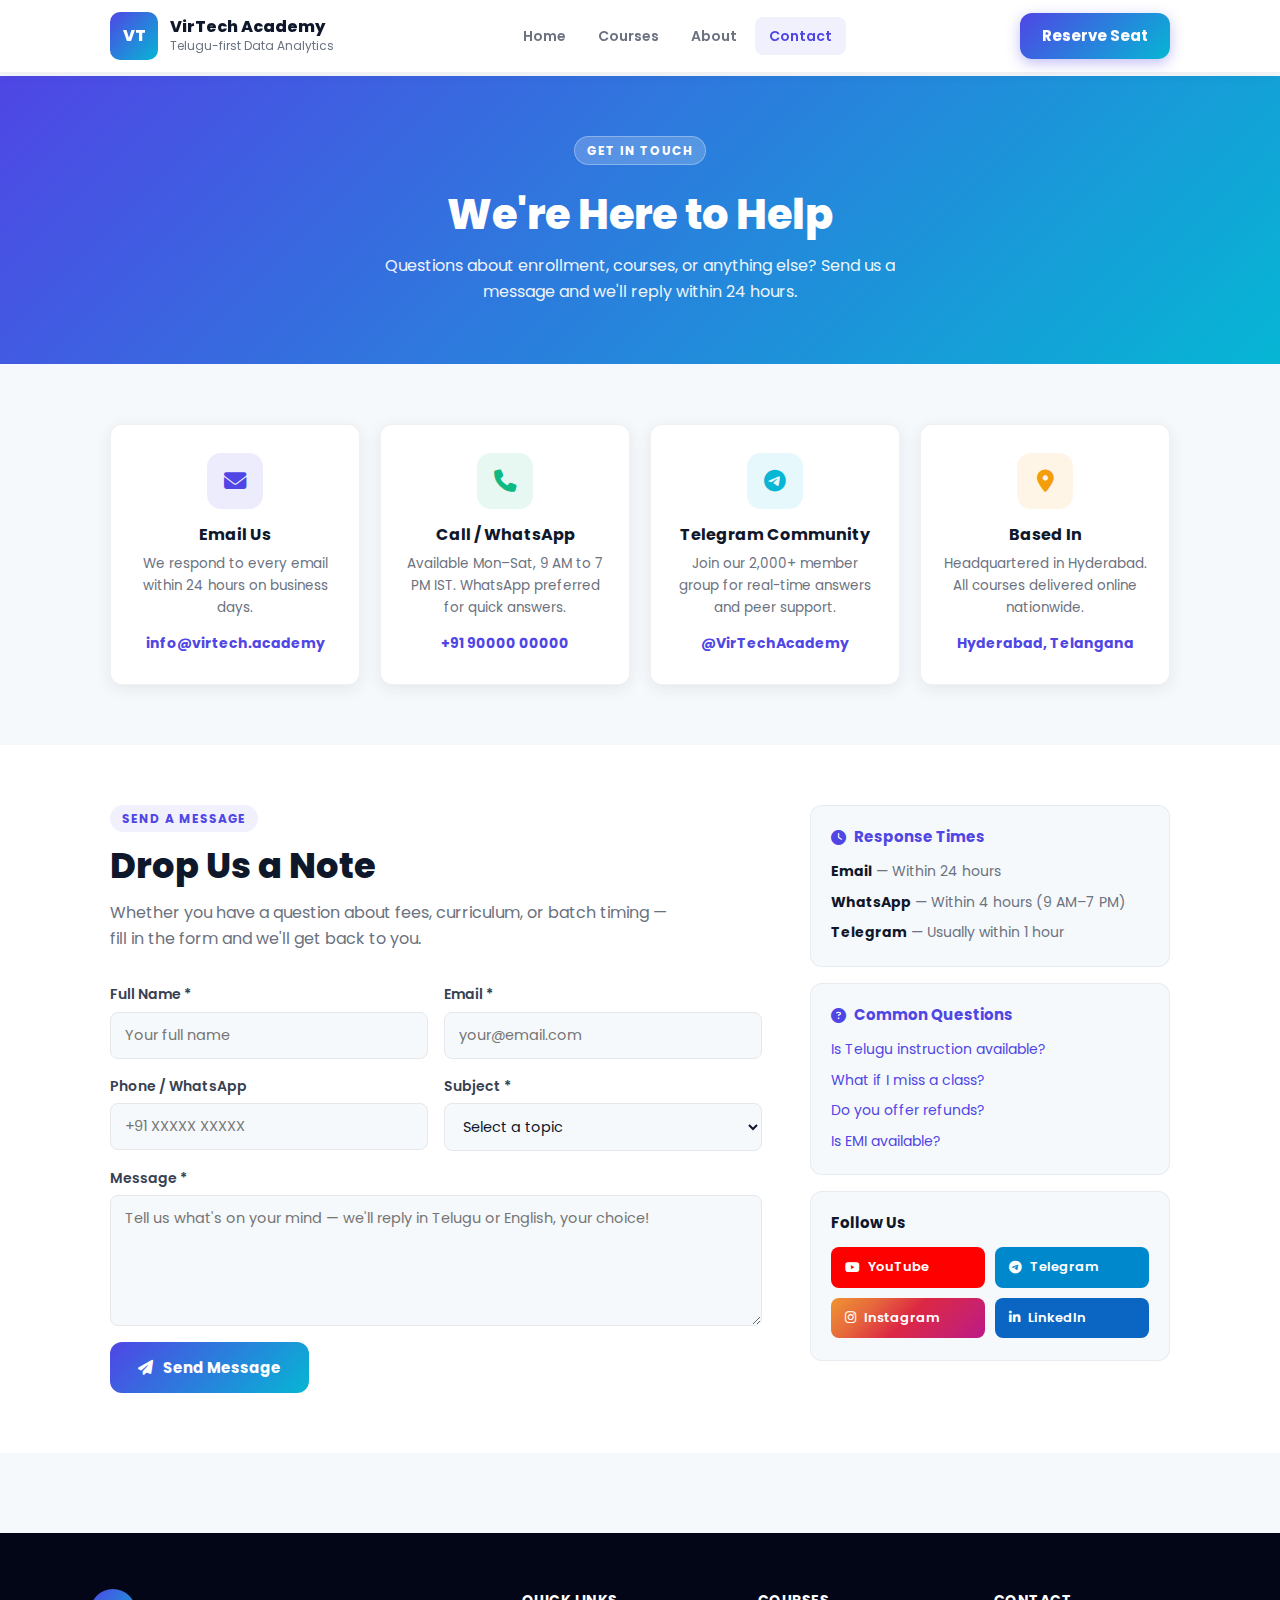
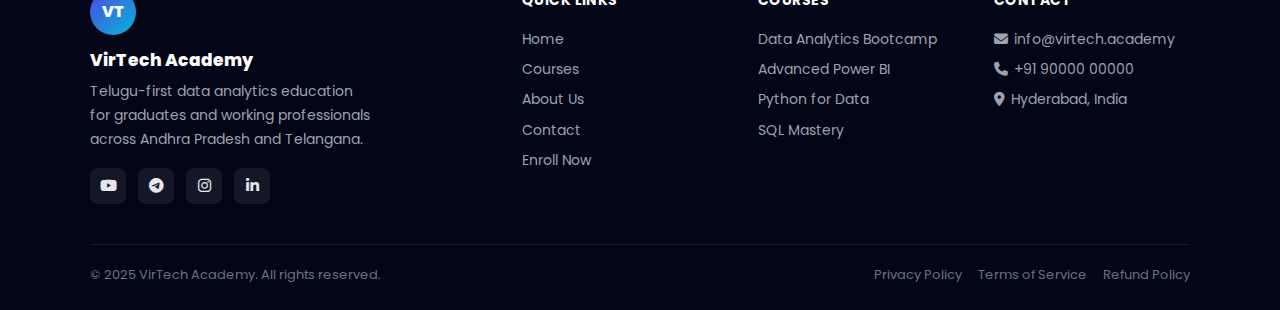
<file: contact.html>
<!DOCTYPE html>
<html lang="en">
  <head>
    <meta charset="utf-8" />
    <meta name="viewport" content="width=device-width, initial-scale=1" />
    <title>Contact — VirTech Academy</title>
    <meta name="description" content="Get in touch with VirTech Academy. Questions about enrollment, courses, or programs? We're here to help." />
    <link href="https://fonts.googleapis.com/css2?family=Poppins:wght@400;500;600;700;800&display=swap" rel="stylesheet" />
    <link rel="stylesheet" href="https://cdnjs.cloudflare.com/ajax/libs/font-awesome/6.5.0/css/all.min.css" />
    <link rel="stylesheet" href="./style.css" />
    <link rel="stylesheet" href="./Styles/contact.css" />
  </head>
  <body>

    <!-- ── Navbar ── -->
    <header class="site-header" id="site-header">
      <div class="header-inner">
        <a class="brand" href="index.html">
          <div class="logo">VT</div>
          <div class="brand-text">
            <div class="brand-title">VirTech Academy</div>
            <div class="brand-sub">Telugu-first Data Analytics</div>
          </div>
        </a>
        <nav class="nav">
          <a href="index.html">Home</a>
          <a href="courses.html">Courses</a>
          <a href="about.html">About</a>
          <a href="contact.html" class="active">Contact</a>
        </nav>
        <div class="cta-area">
          <a href="register.html" class="btn primary">Reserve Seat</a>
        </div>
        <button class="hamburger" id="hamburger" aria-label="Toggle menu">
          <span></span><span></span><span></span>
        </button>
      </div>
      <nav class="mobile-nav" id="mobile-nav">
        <a href="index.html">Home</a>
        <a href="courses.html">Courses</a>
        <a href="about.html">About</a>
        <a href="contact.html">Contact</a>
        <a href="register.html" class="btn primary" style="margin-top:8px;">Reserve Seat</a>
      </nav>
    </header>

    <main>

      <!-- ── Page Hero ── -->
      <section class="page-hero">
        <div class="container">
          <span class="section-label">Get in Touch</span>
          <h1>We're Here to Help</h1>
          <p>Questions about enrollment, courses, or anything else? Send us a message and we'll reply within 24 hours.</p>
        </div>
      </section>

      <!-- ── Contact Info Cards ── -->
      <section class="contact-info-section">
        <div class="container">
          <div class="contact-cards">
            <div class="contact-card">
              <div class="contact-icon email-icon"><i class="fa-solid fa-envelope"></i></div>
              <h4>Email Us</h4>
              <p>We respond to every email within 24 hours on business days.</p>
              <a href="mailto:info@virtech.academy" class="contact-link">info@virtech.academy</a>
            </div>
            <div class="contact-card">
              <div class="contact-icon phone-icon"><i class="fa-solid fa-phone"></i></div>
              <h4>Call / WhatsApp</h4>
              <p>Available Mon–Sat, 9 AM to 7 PM IST. WhatsApp preferred for quick answers.</p>
              <a href="https://wa.me/919000000000" class="contact-link">+91 90000 00000</a>
            </div>
            <div class="contact-card">
              <div class="contact-icon tg-icon"><i class="fa-brands fa-telegram"></i></div>
              <h4>Telegram Community</h4>
              <p>Join our 2,000+ member group for real-time answers and peer support.</p>
              <a href="#" class="contact-link">@VirTechAcademy</a>
            </div>
            <div class="contact-card">
              <div class="contact-icon loc-icon"><i class="fa-solid fa-location-dot"></i></div>
              <h4>Based In</h4>
              <p>Headquartered in Hyderabad. All courses delivered online nationwide.</p>
              <span class="contact-link">Hyderabad, Telangana</span>
            </div>
          </div>
        </div>
      </section>

      <!-- ── Contact Form ── -->
      <section class="contact-form-section">
        <div class="container contact-layout">

          <div class="form-side">
            <span class="section-label">Send a Message</span>
            <h2 class="section-title">Drop Us a Note</h2>
            <p class="section-sub">Whether you have a question about fees, curriculum, or batch timing — fill in the form and we'll get back to you.</p>

            <div class="contact-form" id="contactForm">
              <div class="form-row">
                <div class="form-group">
                  <label for="c-name">Full Name *</label>
                  <input type="text" id="c-name" placeholder="Your full name" required />
                </div>
                <div class="form-group">
                  <label for="c-email">Email *</label>
                  <input type="email" id="c-email" placeholder="your@email.com" required />
                </div>
              </div>
              <div class="form-row">
                <div class="form-group">
                  <label for="c-phone">Phone / WhatsApp</label>
                  <input type="tel" id="c-phone" placeholder="+91 XXXXX XXXXX" />
                </div>
                <div class="form-group">
                  <label for="c-subject">Subject *</label>
                  <select id="c-subject">
                    <option value="" disabled selected>Select a topic</option>
                    <option>Course Enquiry</option>
                    <option>Enrollment & Fees</option>
                    <option>Technical Support</option>
                    <option>Partnership / Collaboration</option>
                    <option>Other</option>
                  </select>
                </div>
              </div>
              <div class="form-group full">
                <label for="c-message">Message *</label>
                <textarea id="c-message" rows="5" placeholder="Tell us what's on your mind — we'll reply in Telugu or English, your choice!" required></textarea>
              </div>
              <button class="btn-submit" onclick="handleSubmit(event)">
                <i class="fa-solid fa-paper-plane"></i> Send Message
              </button>
              <div class="form-success" id="formSuccess">
                <i class="fa-solid fa-circle-check"></i> Thank you! We'll be in touch within 24 hours.
              </div>
            </div>
          </div>

          <div class="info-side">
            <div class="info-box">
              <h4><i class="fa-solid fa-clock"></i> Response Times</h4>
              <ul>
                <li><strong>Email</strong> — Within 24 hours</li>
                <li><strong>WhatsApp</strong> — Within 4 hours (9 AM–7 PM)</li>
                <li><strong>Telegram</strong> — Usually within 1 hour</li>
              </ul>
            </div>
            <div class="info-box">
              <h4><i class="fa-solid fa-circle-question"></i> Common Questions</h4>
              <ul>
                <li><a href="courses.html#faq">Is Telugu instruction available?</a></li>
                <li><a href="courses.html#faq">What if I miss a class?</a></li>
                <li><a href="courses.html#faq">Do you offer refunds?</a></li>
                <li><a href="courses.html#faq">Is EMI available?</a></li>
              </ul>
            </div>
            <div class="social-box">
              <h4>Follow Us</h4>
              <div class="contact-socials">
                <a href="#" class="social-btn youtube"><i class="fa-brands fa-youtube"></i> YouTube</a>
                <a href="#" class="social-btn telegram"><i class="fa-brands fa-telegram"></i> Telegram</a>
                <a href="#" class="social-btn instagram"><i class="fa-brands fa-instagram"></i> Instagram</a>
                <a href="#" class="social-btn linkedin"><i class="fa-brands fa-linkedin-in"></i> LinkedIn</a>
              </div>
            </div>
          </div>

        </div>
      </section>

    </main>

    <!-- ── Footer ── -->
    <footer class="site-footer">
      <div class="footer-inner">
        <div class="footer-top">
          <div class="footer-brand-col">
            <div class="logo-circle">VT</div>
            <div class="brand-name">VirTech Academy</div>
            <p>Telugu-first data analytics education for graduates and working professionals across Andhra Pradesh and Telangana.</p>
            <div class="socials">
              <a href="#" aria-label="YouTube"><i class="fa-brands fa-youtube"></i></a>
              <a href="#" aria-label="Telegram"><i class="fa-brands fa-telegram"></i></a>
              <a href="#" aria-label="Instagram"><i class="fa-brands fa-instagram"></i></a>
              <a href="#" aria-label="LinkedIn"><i class="fa-brands fa-linkedin-in"></i></a>
            </div>
          </div>
          <div class="footer-col">
            <strong>Quick Links</strong>
            <div class="footer-links">
              <a href="index.html">Home</a>
              <a href="courses.html">Courses</a>
              <a href="about.html">About Us</a>
              <a href="contact.html">Contact</a>
              <a href="register.html">Enroll Now</a>
            </div>
          </div>
          <div class="footer-col">
            <strong>Courses</strong>
            <div class="footer-links">
              <a href="courses.html">Data Analytics Bootcamp</a>
              <a href="courses.html">Advanced Power BI</a>
              <a href="courses.html">Python for Data</a>
              <a href="courses.html">SQL Mastery</a>
            </div>
          </div>
          <div class="footer-col">
            <strong>Contact</strong>
            <div class="footer-links">
              <a href="mailto:info@virtech.academy"><i class="fa-solid fa-envelope" style="margin-right:6px;"></i>info@virtech.academy</a>
              <a href="tel:+919000000000"><i class="fa-solid fa-phone" style="margin-right:6px;"></i>+91 90000 00000</a>
              <a href="#"><i class="fa-solid fa-location-dot" style="margin-right:6px;"></i>Hyderabad, India</a>
            </div>
          </div>
        </div>
        <div class="footer-bottom">
          <span>© 2025 VirTech Academy. All rights reserved.</span>
          <div class="footer-policies">
            <a href="#">Privacy Policy</a>
            <a href="#">Terms of Service</a>
            <a href="#">Refund Policy</a>
          </div>
        </div>
      </div>
    </footer>

    <script>
      const hamburger = document.getElementById('hamburger');
      const mobileNav = document.getElementById('mobile-nav');
      hamburger.addEventListener('click', () => {
        hamburger.classList.toggle('open');
        mobileNav.classList.toggle('open');
      });

      function handleSubmit(e) {
        e.preventDefault();
        const name = document.getElementById('c-name').value;
        const email = document.getElementById('c-email').value;
        const msg = document.getElementById('c-message').value;
        if (!name || !email || !msg) {
          alert('Please fill in all required fields.');
          return;
        }
        document.getElementById('formSuccess').style.display = 'flex';
        setTimeout(() => document.getElementById('formSuccess').style.display = 'none', 5000);
      }
    </script>
  </body>
</html>
</file>
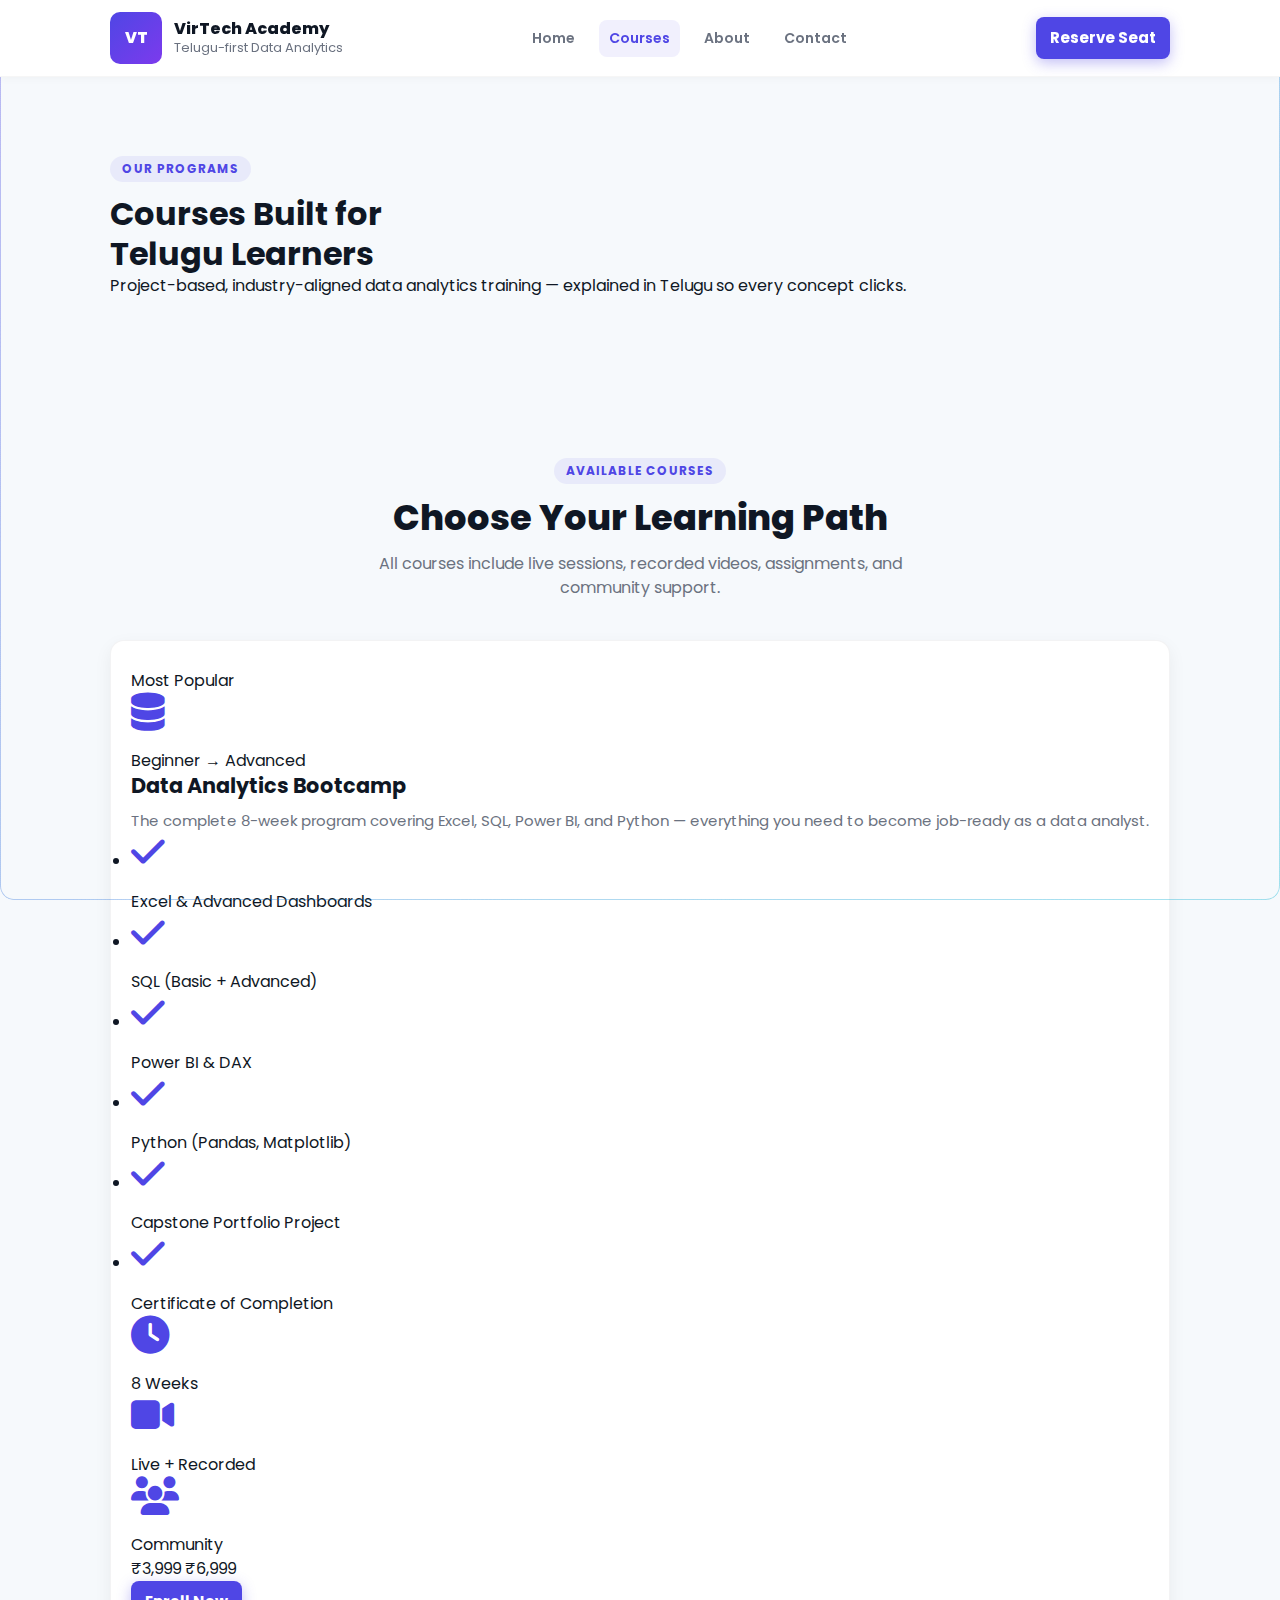
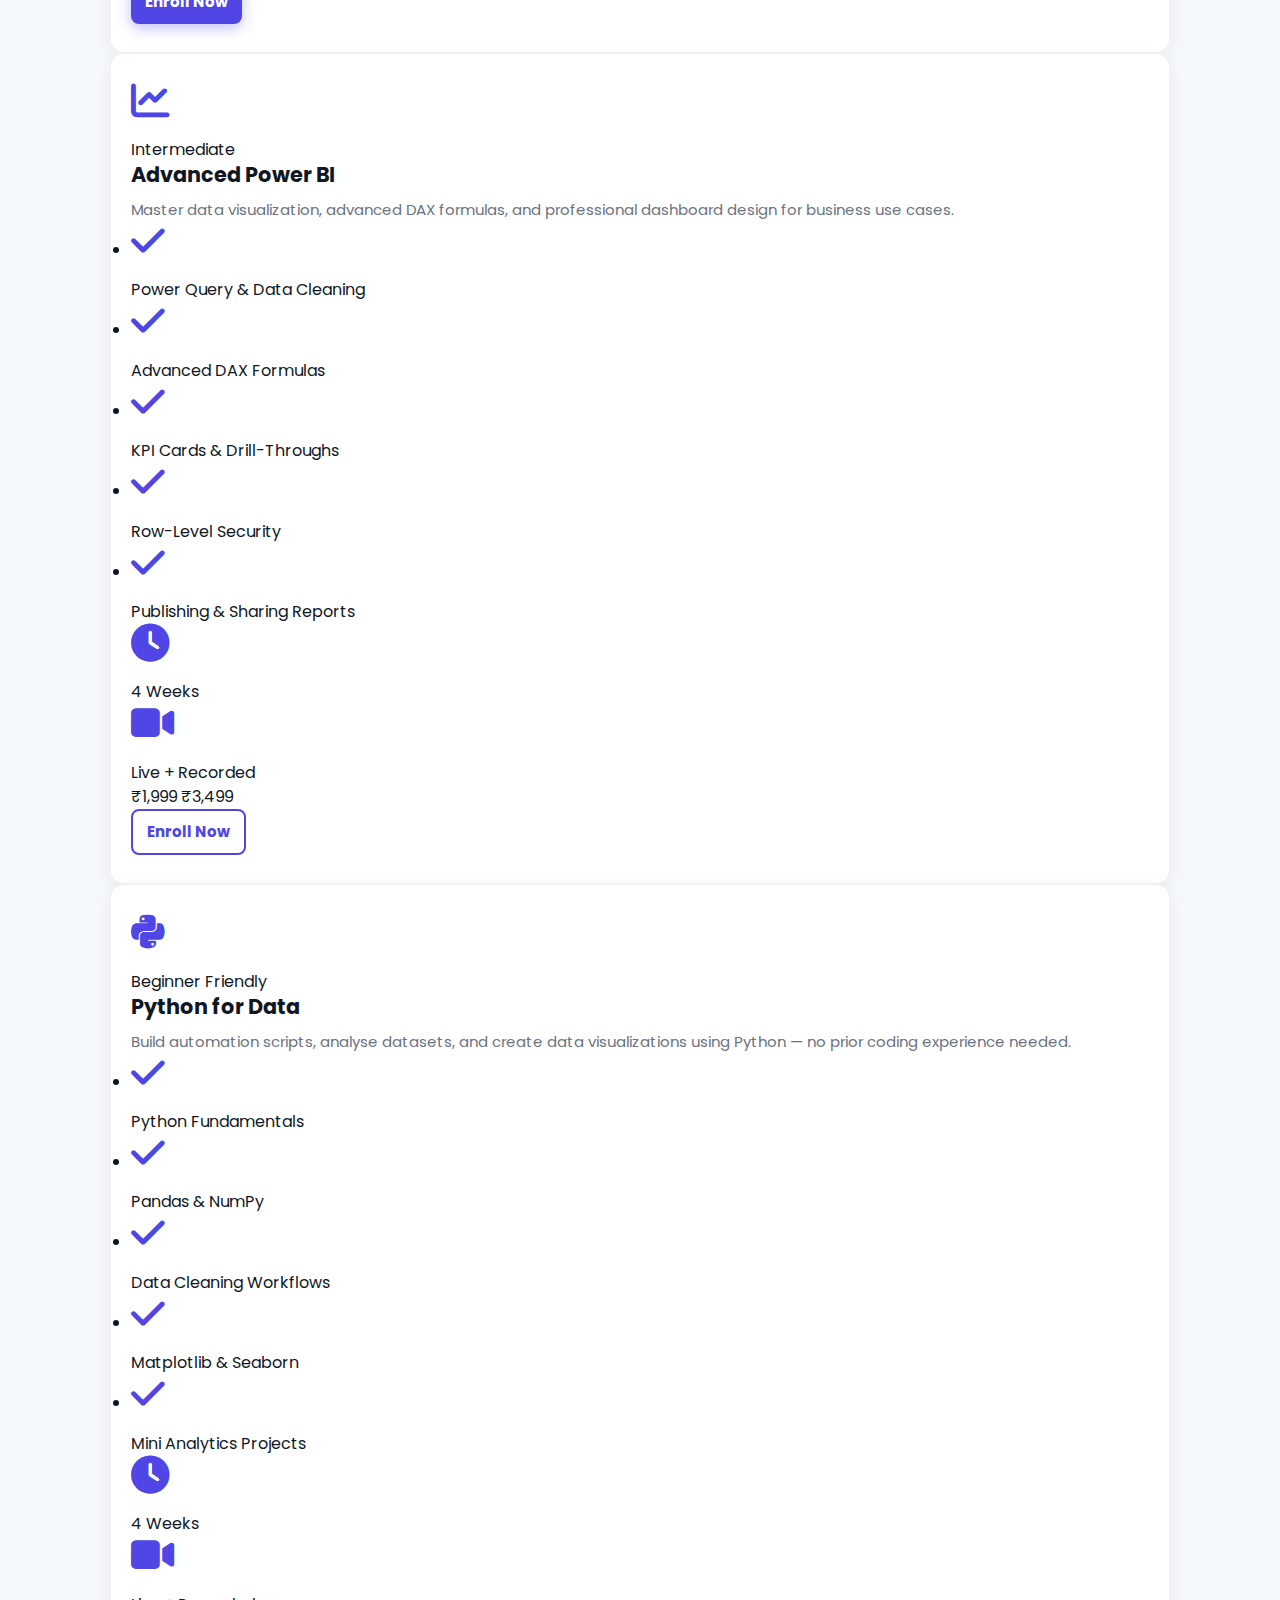
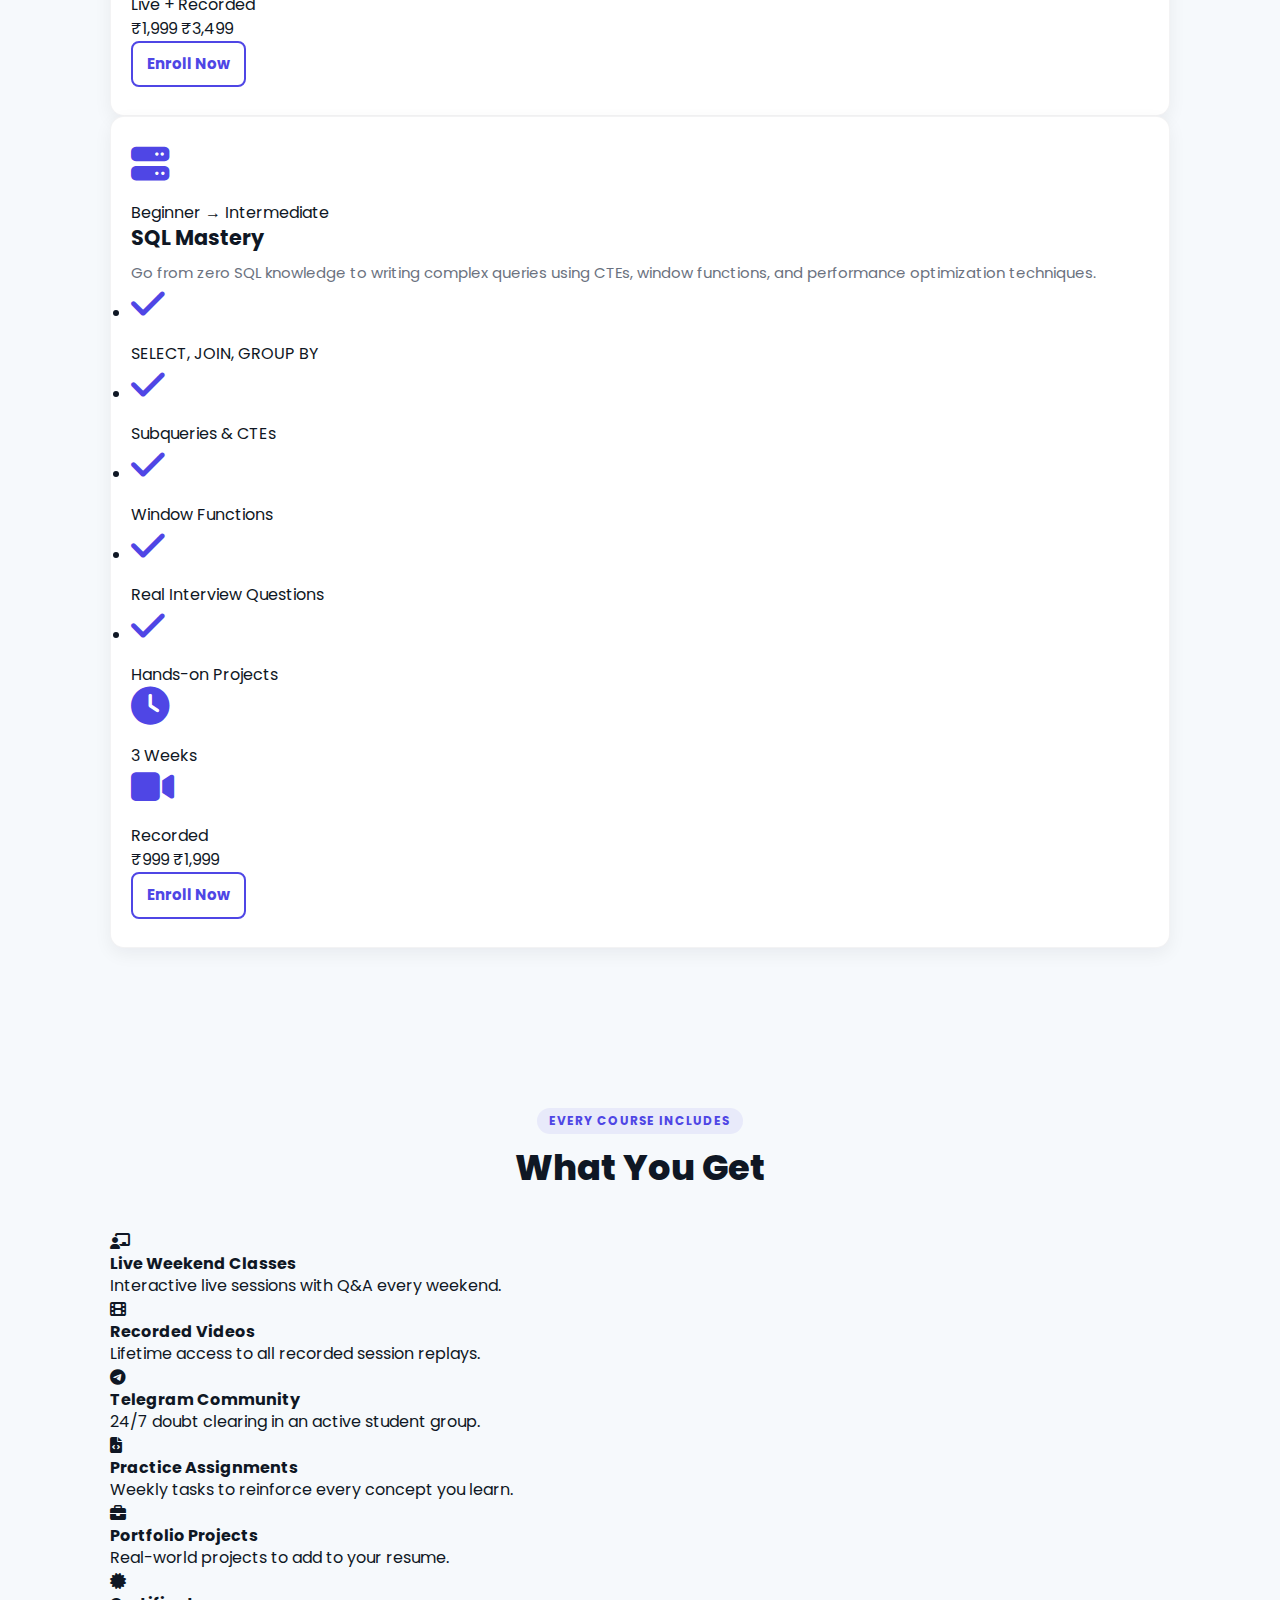
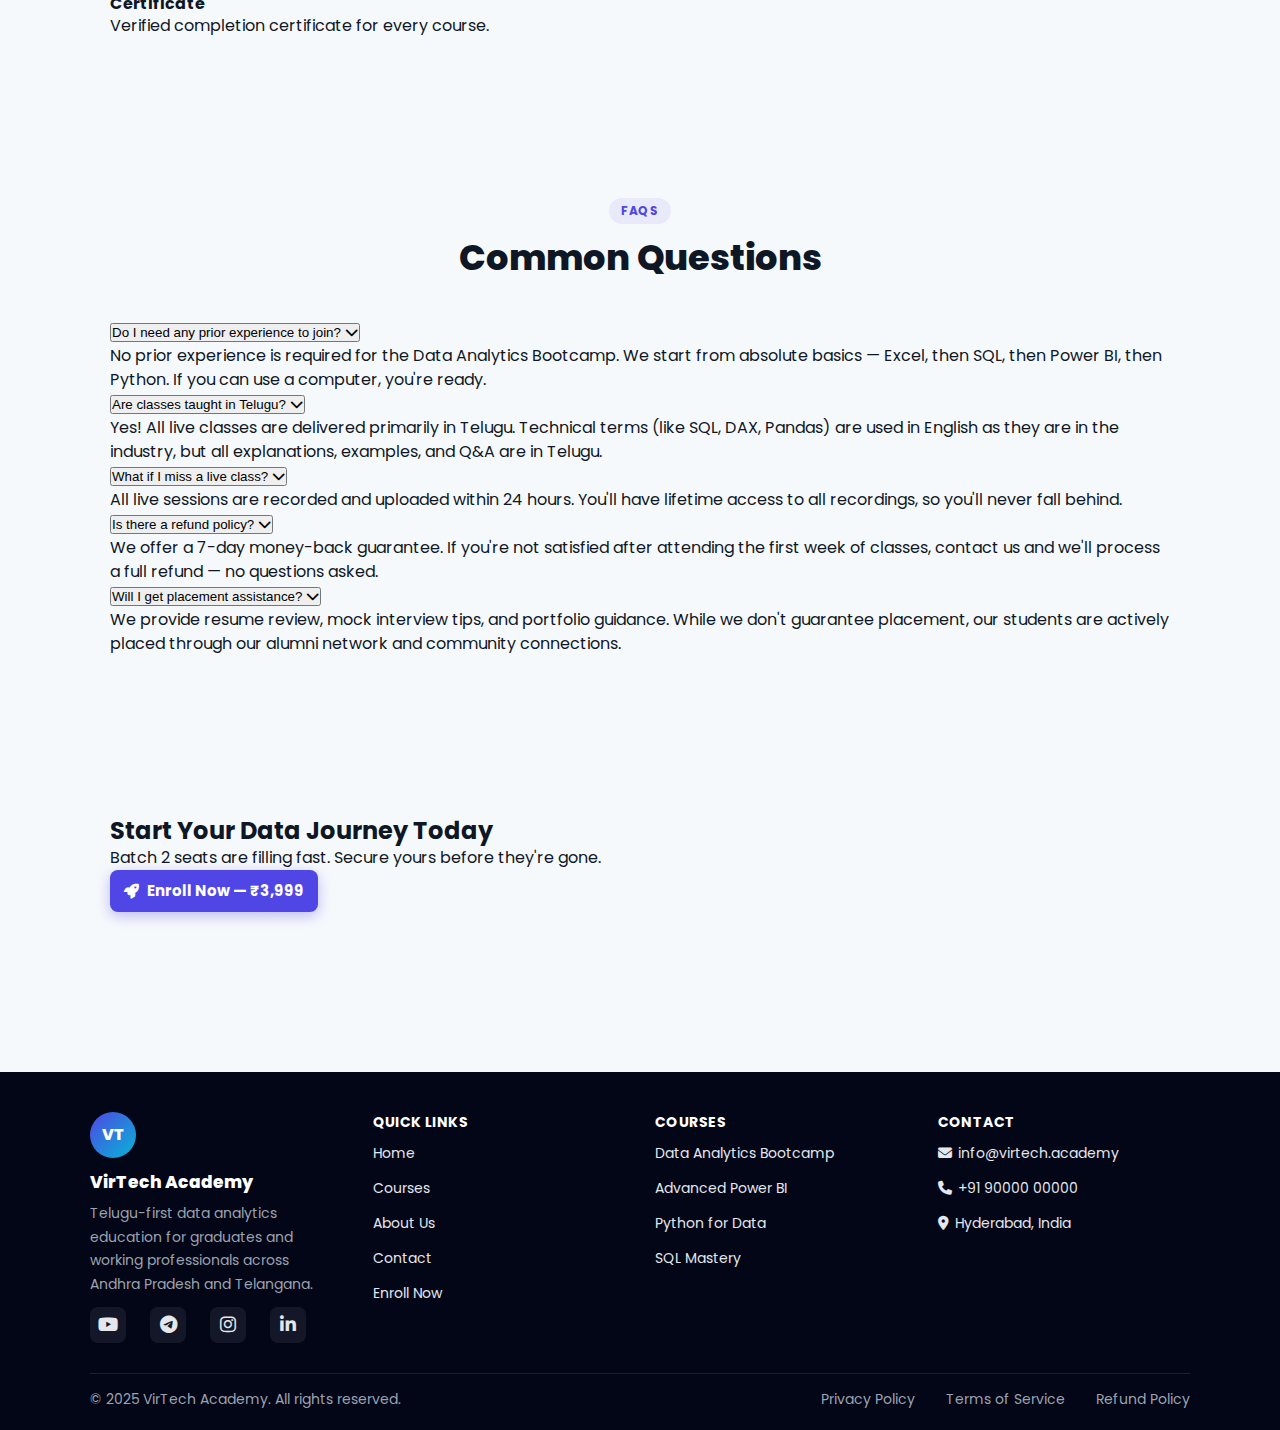
<file: courses.html>
<!DOCTYPE html>
<html lang="en">
  <head>
    <meta charset="UTF-8" />
    <meta name="viewport" content="width=device-width, initial-scale=1.0" />
    <title>Courses | VirTech Academy</title>
    <meta name="description" content="Explore VirTech Academy's data analytics courses taught in Telugu — Excel, SQL, Power BI, Python and more." />
    <link href="https://fonts.googleapis.com/css2?family=Poppins:wght@400;500;600;700;800&display=swap" rel="stylesheet" />
    <link rel="stylesheet" href="https://cdnjs.cloudflare.com/ajax/libs/font-awesome/6.5.0/css/all.min.css" />
    <link rel="stylesheet" href="./style.css" />
    <link rel="stylesheet" href="./Styles/courses.css" />
  </head>
  <body>

    <!-- ── Navbar ── -->
    <header class="site-header" id="site-header">
      <div class="header-inner">
        <a class="brand" href="index.html">
          <div class="logo">VT</div>
          <div class="brand-text">
            <div class="brand-title">VirTech Academy</div>
            <div class="brand-sub">Telugu-first Data Analytics</div>
          </div>
        </a>
        <nav class="nav">
          <a href="index.html">Home</a>
          <a href="courses.html" class="active">Courses</a>
          <a href="about.html">About</a>
          <a href="contact.html">Contact</a>
        </nav>
        <div class="cta-area">
          <a href="register.html" class="btn primary">Reserve Seat</a>
        </div>
        <button class="hamburger" id="hamburger" aria-label="Toggle menu">
          <span></span><span></span><span></span>
        </button>
      </div>
      <nav class="mobile-nav" id="mobile-nav">
        <a href="index.html">Home</a>
        <a href="courses.html">Courses</a>
        <a href="about.html">About</a>
        <a href="contact.html">Contact</a>
        <a href="register.html" class="btn primary" style="margin-top:8px;">Reserve Seat</a>
      </nav>
    </header>

    <main>

      <!-- ── Page Hero ── -->
      <section class="page-hero">
        <div class="container">
          <span class="section-label">Our Programs</span>
          <h1>Courses Built for<br>Telugu Learners</h1>
          <p>Project-based, industry-aligned data analytics training — explained in Telugu so every concept clicks.</p>
        </div>
      </section>

      <!-- ── Main Courses ── -->
      <section class="courses-section">
        <div class="container">
          <div class="text-center" style="margin-bottom:40px;">
            <span class="section-label">Available Courses</span>
            <h2 class="section-title">Choose Your Learning Path</h2>
            <p class="section-sub" style="margin:0 auto;">All courses include live sessions, recorded videos, assignments, and community support.</p>
          </div>

          <div class="courses-grid">

            <!-- Course 1 — Featured -->
            <div class="course-card featured-course">
              <div class="course-badge">Most Popular</div>
              <div class="course-icon"><i class="fa-solid fa-database"></i></div>
              <div class="course-tag">Beginner → Advanced</div>
              <h3>Data Analytics Bootcamp</h3>
              <p>The complete 8-week program covering Excel, SQL, Power BI, and Python — everything you need to become job-ready as a data analyst.</p>
              <ul class="course-topics">
                <li><i class="fa-solid fa-check"></i> Excel & Advanced Dashboards</li>
                <li><i class="fa-solid fa-check"></i> SQL (Basic + Advanced)</li>
                <li><i class="fa-solid fa-check"></i> Power BI & DAX</li>
                <li><i class="fa-solid fa-check"></i> Python (Pandas, Matplotlib)</li>
                <li><i class="fa-solid fa-check"></i> Capstone Portfolio Project</li>
                <li><i class="fa-solid fa-check"></i> Certificate of Completion</li>
              </ul>
              <div class="course-meta">
                <div class="meta-item"><i class="fa-solid fa-clock"></i> 8 Weeks</div>
                <div class="meta-item"><i class="fa-solid fa-video"></i> Live + Recorded</div>
                <div class="meta-item"><i class="fa-solid fa-users"></i> Community</div>
              </div>
              <div class="course-footer">
                <div class="price">₹3,999 <span class="price-original">₹6,999</span></div>
                <a href="register.html" class="btn primary">Enroll Now</a>
              </div>
            </div>

            <!-- Course 2 -->
            <div class="course-card">
              <div class="course-icon"><i class="fa-solid fa-chart-line"></i></div>
              <div class="course-tag">Intermediate</div>
              <h3>Advanced Power BI</h3>
              <p>Master data visualization, advanced DAX formulas, and professional dashboard design for business use cases.</p>
              <ul class="course-topics">
                <li><i class="fa-solid fa-check"></i> Power Query & Data Cleaning</li>
                <li><i class="fa-solid fa-check"></i> Advanced DAX Formulas</li>
                <li><i class="fa-solid fa-check"></i> KPI Cards & Drill-Throughs</li>
                <li><i class="fa-solid fa-check"></i> Row-Level Security</li>
                <li><i class="fa-solid fa-check"></i> Publishing & Sharing Reports</li>
              </ul>
              <div class="course-meta">
                <div class="meta-item"><i class="fa-solid fa-clock"></i> 4 Weeks</div>
                <div class="meta-item"><i class="fa-solid fa-video"></i> Live + Recorded</div>
              </div>
              <div class="course-footer">
                <div class="price">₹1,999 <span class="price-original">₹3,499</span></div>
                <a href="register.html" class="btn outline">Enroll Now</a>
              </div>
            </div>

            <!-- Course 3 -->
            <div class="course-card">
              <div class="course-icon"><i class="fa-brands fa-python"></i></div>
              <div class="course-tag">Beginner Friendly</div>
              <h3>Python for Data</h3>
              <p>Build automation scripts, analyse datasets, and create data visualizations using Python — no prior coding experience needed.</p>
              <ul class="course-topics">
                <li><i class="fa-solid fa-check"></i> Python Fundamentals</li>
                <li><i class="fa-solid fa-check"></i> Pandas & NumPy</li>
                <li><i class="fa-solid fa-check"></i> Data Cleaning Workflows</li>
                <li><i class="fa-solid fa-check"></i> Matplotlib & Seaborn</li>
                <li><i class="fa-solid fa-check"></i> Mini Analytics Projects</li>
              </ul>
              <div class="course-meta">
                <div class="meta-item"><i class="fa-solid fa-clock"></i> 4 Weeks</div>
                <div class="meta-item"><i class="fa-solid fa-video"></i> Live + Recorded</div>
              </div>
              <div class="course-footer">
                <div class="price">₹1,999 <span class="price-original">₹3,499</span></div>
                <a href="register.html" class="btn outline">Enroll Now</a>
              </div>
            </div>

            <!-- Course 4 -->
            <div class="course-card">
              <div class="course-icon"><i class="fa-solid fa-server"></i></div>
              <div class="course-tag">Beginner → Intermediate</div>
              <h3>SQL Mastery</h3>
              <p>Go from zero SQL knowledge to writing complex queries using CTEs, window functions, and performance optimization techniques.</p>
              <ul class="course-topics">
                <li><i class="fa-solid fa-check"></i> SELECT, JOIN, GROUP BY</li>
                <li><i class="fa-solid fa-check"></i> Subqueries & CTEs</li>
                <li><i class="fa-solid fa-check"></i> Window Functions</li>
                <li><i class="fa-solid fa-check"></i> Real Interview Questions</li>
                <li><i class="fa-solid fa-check"></i> Hands-on Projects</li>
              </ul>
              <div class="course-meta">
                <div class="meta-item"><i class="fa-solid fa-clock"></i> 3 Weeks</div>
                <div class="meta-item"><i class="fa-solid fa-video"></i> Recorded</div>
              </div>
              <div class="course-footer">
                <div class="price">₹999 <span class="price-original">₹1,999</span></div>
                <a href="register.html" class="btn outline">Enroll Now</a>
              </div>
            </div>

          </div>
        </div>
      </section>

      <!-- ── What's Included ── -->
      <section class="included-section">
        <div class="container">
          <div class="text-center" style="margin-bottom:40px;">
            <span class="section-label">Every Course Includes</span>
            <h2 class="section-title">What You Get</h2>
          </div>
          <div class="included-grid">
            <div class="included-item">
              <i class="fa-solid fa-chalkboard-user"></i>
              <h4>Live Weekend Classes</h4>
              <p>Interactive live sessions with Q&A every weekend.</p>
            </div>
            <div class="included-item">
              <i class="fa-solid fa-film"></i>
              <h4>Recorded Videos</h4>
              <p>Lifetime access to all recorded session replays.</p>
            </div>
            <div class="included-item">
              <i class="fa-brands fa-telegram"></i>
              <h4>Telegram Community</h4>
              <p>24/7 doubt clearing in an active student group.</p>
            </div>
            <div class="included-item">
              <i class="fa-solid fa-file-code"></i>
              <h4>Practice Assignments</h4>
              <p>Weekly tasks to reinforce every concept you learn.</p>
            </div>
            <div class="included-item">
              <i class="fa-solid fa-briefcase"></i>
              <h4>Portfolio Projects</h4>
              <p>Real-world projects to add to your resume.</p>
            </div>
            <div class="included-item">
              <i class="fa-solid fa-certificate"></i>
              <h4>Certificate</h4>
              <p>Verified completion certificate for every course.</p>
            </div>
          </div>
        </div>
      </section>

      <!-- ── FAQ ── -->
      <section class="faq-section">
        <div class="container">
          <div class="text-center" style="margin-bottom:40px;">
            <span class="section-label">FAQs</span>
            <h2 class="section-title">Common Questions</h2>
          </div>
          <div class="faq-list">
            <div class="faq-item">
              <button class="faq-q" onclick="toggleFaq(this)">
                Do I need any prior experience to join?
                <i class="fa-solid fa-chevron-down"></i>
              </button>
              <div class="faq-a">
                <p>No prior experience is required for the Data Analytics Bootcamp. We start from absolute basics — Excel, then SQL, then Power BI, then Python. If you can use a computer, you're ready.</p>
              </div>
            </div>
            <div class="faq-item">
              <button class="faq-q" onclick="toggleFaq(this)">
                Are classes taught in Telugu?
                <i class="fa-solid fa-chevron-down"></i>
              </button>
              <div class="faq-a">
                <p>Yes! All live classes are delivered primarily in Telugu. Technical terms (like SQL, DAX, Pandas) are used in English as they are in the industry, but all explanations, examples, and Q&A are in Telugu.</p>
              </div>
            </div>
            <div class="faq-item">
              <button class="faq-q" onclick="toggleFaq(this)">
                What if I miss a live class?
                <i class="fa-solid fa-chevron-down"></i>
              </button>
              <div class="faq-a">
                <p>All live sessions are recorded and uploaded within 24 hours. You'll have lifetime access to all recordings, so you'll never fall behind.</p>
              </div>
            </div>
            <div class="faq-item">
              <button class="faq-q" onclick="toggleFaq(this)">
                Is there a refund policy?
                <i class="fa-solid fa-chevron-down"></i>
              </button>
              <div class="faq-a">
                <p>We offer a 7-day money-back guarantee. If you're not satisfied after attending the first week of classes, contact us and we'll process a full refund — no questions asked.</p>
              </div>
            </div>
            <div class="faq-item">
              <button class="faq-q" onclick="toggleFaq(this)">
                Will I get placement assistance?
                <i class="fa-solid fa-chevron-down"></i>
              </button>
              <div class="faq-a">
                <p>We provide resume review, mock interview tips, and portfolio guidance. While we don't guarantee placement, our students are actively placed through our alumni network and community connections.</p>
              </div>
            </div>
          </div>
        </div>
      </section>

      <!-- ── CTA ── -->
      <section class="cta-strip">
        <div class="container cta-strip-inner">
          <h2>Start Your Data Journey Today</h2>
          <p>Batch 2 seats are filling fast. Secure yours before they're gone.</p>
          <a href="register.html" class="btn primary"><i class="fa-solid fa-rocket"></i> Enroll Now — ₹3,999</a>
        </div>
      </section>

    </main>

    <!-- ── Footer ── -->
    <footer class="site-footer">
      <div class="footer-inner">
        <div class="footer-top">
          <div class="footer-brand-col">
            <div class="logo-circle">VT</div>
            <div class="brand-name">VirTech Academy</div>
            <p>Telugu-first data analytics education for graduates and working professionals across Andhra Pradesh and Telangana.</p>
            <div class="socials">
              <a href="#" aria-label="YouTube"><i class="fa-brands fa-youtube"></i></a>
              <a href="#" aria-label="Telegram"><i class="fa-brands fa-telegram"></i></a>
              <a href="#" aria-label="Instagram"><i class="fa-brands fa-instagram"></i></a>
              <a href="#" aria-label="LinkedIn"><i class="fa-brands fa-linkedin-in"></i></a>
            </div>
          </div>
          <div class="footer-col">
            <strong>Quick Links</strong>
            <div class="footer-links">
              <a href="index.html">Home</a>
              <a href="courses.html">Courses</a>
              <a href="about.html">About Us</a>
              <a href="contact.html">Contact</a>
              <a href="register.html">Enroll Now</a>
            </div>
          </div>
          <div class="footer-col">
            <strong>Courses</strong>
            <div class="footer-links">
              <a href="courses.html">Data Analytics Bootcamp</a>
              <a href="courses.html">Advanced Power BI</a>
              <a href="courses.html">Python for Data</a>
              <a href="courses.html">SQL Mastery</a>
            </div>
          </div>
          <div class="footer-col">
            <strong>Contact</strong>
            <div class="footer-links">
              <a href="mailto:info@virtech.academy"><i class="fa-solid fa-envelope" style="margin-right:6px;"></i>info@virtech.academy</a>
              <a href="tel:+919000000000"><i class="fa-solid fa-phone" style="margin-right:6px;"></i>+91 90000 00000</a>
              <a href="#"><i class="fa-solid fa-location-dot" style="margin-right:6px;"></i>Hyderabad, India</a>
            </div>
          </div>
        </div>
        <div class="footer-bottom">
          <span>© 2025 VirTech Academy. All rights reserved.</span>
          <div class="footer-policies">
            <a href="#">Privacy Policy</a>
            <a href="#">Terms of Service</a>
            <a href="#">Refund Policy</a>
          </div>
        </div>
      </div>
    </footer>

    <script>
      const hamburger = document.getElementById('hamburger');
      const mobileNav = document.getElementById('mobile-nav');
      hamburger.addEventListener('click', () => {
        hamburger.classList.toggle('open');
        mobileNav.classList.toggle('open');
      });

      function toggleFaq(btn) {
        const item = btn.closest('.faq-item');
        const isOpen = item.classList.contains('open');
        document.querySelectorAll('.faq-item.open').forEach(i => i.classList.remove('open'));
        if (!isOpen) item.classList.add('open');
      }
    </script>
  </body>
</html>
</file>
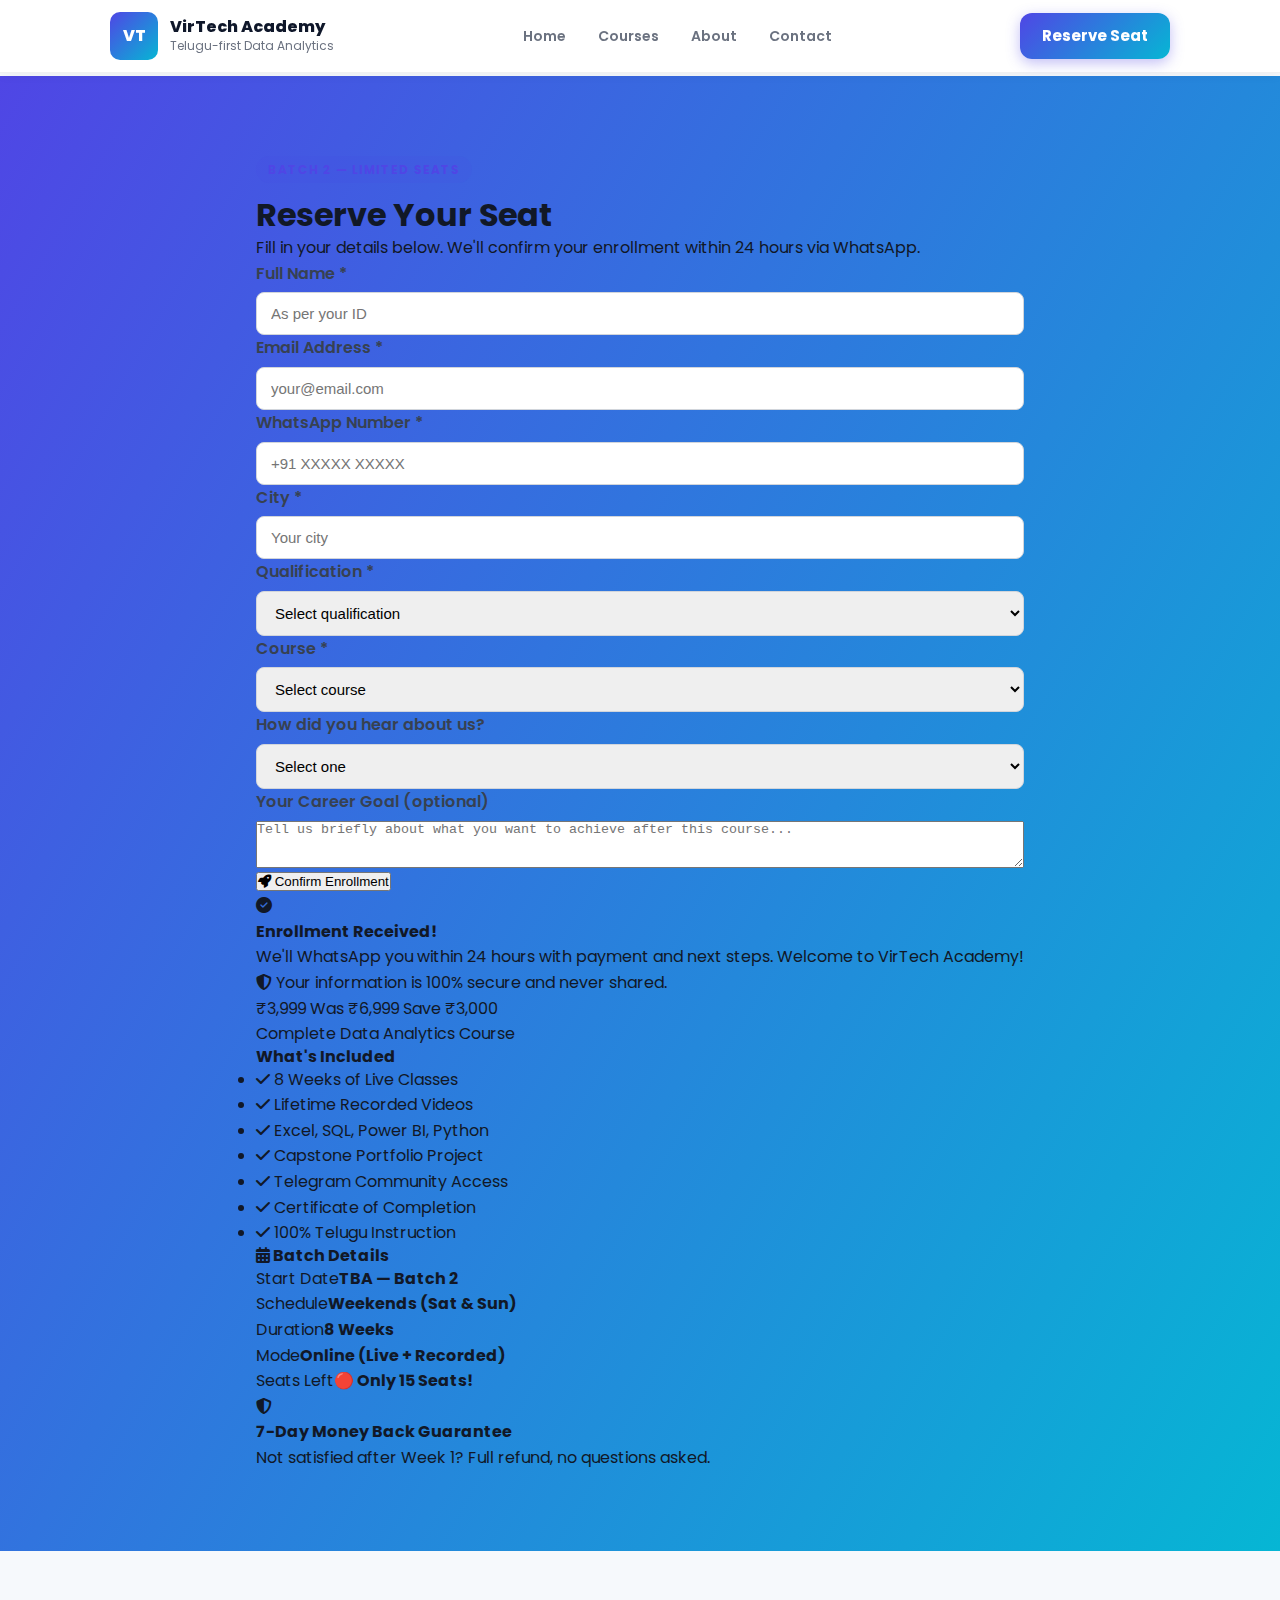
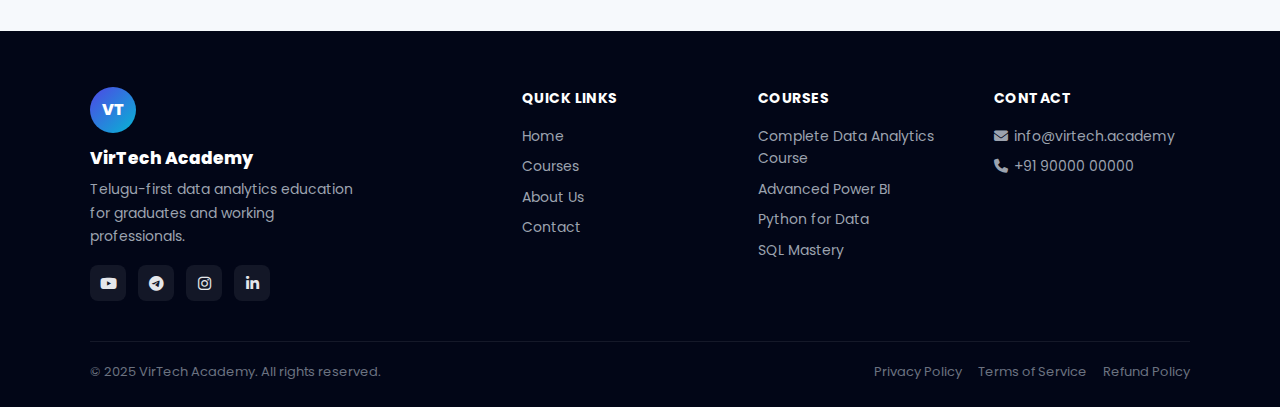
<file: register.html>
<!DOCTYPE html>
<html lang="en">
  <head>
    <meta charset="UTF-8" />
    <meta name="viewport" content="width=device-width, initial-scale=1.0" />
    <title>Enroll Now | VirTech Academy</title>
    <meta name="description" content="Reserve your seat in VirTech Academy's Complete Data Analytics Course — taught in Telugu. Batch 2 now open." />
    <link href="https://fonts.googleapis.com/css2?family=Poppins:wght@400;500;600;700;800&display=swap" rel="stylesheet" />
    <link rel="stylesheet" href="https://cdnjs.cloudflare.com/ajax/libs/font-awesome/6.5.0/css/all.min.css" />
    <link rel="stylesheet" href="./style.css" />
    <link rel="stylesheet" href="./Styles/register.css" />
  </head>
  <body>

    <!-- ── Navbar ── -->
    <header class="site-header" id="site-header">
      <div class="header-inner">
        <a class="brand" href="index.html">
          <div class="logo">VT</div>
          <div class="brand-text">
            <div class="brand-title">VirTech Academy</div>
            <div class="brand-sub">Telugu-first Data Analytics</div>
          </div>
        </a>
        <nav class="nav">
          <a href="index.html">Home</a>
          <a href="courses.html">Courses</a>
          <a href="about.html">About</a>
          <a href="contact.html">Contact</a>
        </nav>
        <div class="cta-area">
          <a href="register.html" class="btn primary">Reserve Seat</a>
        </div>
        <button class="hamburger" id="hamburger" aria-label="Toggle menu">
          <span></span><span></span><span></span>
        </button>
      </div>
      <nav class="mobile-nav" id="mobile-nav">
        <a href="index.html">Home</a>
        <a href="courses.html">Courses</a>
        <a href="about.html">About</a>
        <a href="contact.html">Contact</a>
      </nav>
    </header>

    <main>
      <section class="register-section">
        <div class="register-wrapper">

          <!-- Left — Form -->
          <div class="register-form-box">
            <div class="register-header">
              <span class="section-label">Batch 2 — Limited Seats</span>
              <h1>Reserve Your Seat</h1>
              <p>Fill in your details below. We'll confirm your enrollment within 24 hours via WhatsApp.</p>
            </div>

            <div class="reg-form">
              <div class="form-row">
                <div class="form-group">
                  <label for="r-name">Full Name *</label>
                  <input type="text" id="r-name" placeholder="As per your ID" required />
                </div>
                <div class="form-group">
                  <label for="r-email">Email Address *</label>
                  <input type="email" id="r-email" placeholder="your@email.com" required />
                </div>
              </div>
              <div class="form-row">
                <div class="form-group">
                  <label for="r-phone">WhatsApp Number *</label>
                  <input type="tel" id="r-phone" placeholder="+91 XXXXX XXXXX" required />
                </div>
                <div class="form-group">
                  <label for="r-city">City *</label>
                  <input type="text" id="r-city" placeholder="Your city" required />
                </div>
              </div>
              <div class="form-row">
                <div class="form-group">
                  <label for="r-qual">Qualification *</label>
                  <select id="r-qual">
                    <option value="" disabled selected>Select qualification</option>
                    <option>B.Com</option>
                    <option>BBA</option>
                    <option>B.Tech / B.E.</option>
                    <option>BSc</option>
                    <option>MBA / PGDM</option>
                    <option>Working Professional</option>
                    <option>Other</option>
                  </select>
                </div>
                <div class="form-group">
                  <label for="r-course">Course *</label>
                  <select id="r-course">
                    <option value="" disabled selected>Select course</option>
                    <option>Complete Data Analytics Course — ₹3,999</option>
                    <option>Advanced Power BI — ₹1,999</option>
                    <option>Python for Data — ₹1,999</option>
                    <option>SQL Mastery — ₹999</option>
                  </select>
                </div>
              </div>
              <div class="form-group full">
                <label for="r-how">How did you hear about us?</label>
                <select id="r-how">
                  <option value="" disabled selected>Select one</option>
                  <option>YouTube</option>
                  <option>Instagram</option>
                  <option>Telegram</option>
                  <option>Friend / Referral</option>
                  <option>Google Search</option>
                  <option>Other</option>
                </select>
              </div>
              <div class="form-group full">
                <label for="r-goal">Your Career Goal (optional)</label>
                <textarea id="r-goal" rows="3" placeholder="Tell us briefly about what you want to achieve after this course..."></textarea>
              </div>

              <button class="btn-reg-submit" onclick="handleRegister(event)">
                <i class="fa-solid fa-rocket"></i> Confirm Enrollment
              </button>
              <div class="reg-success" id="regSuccess">
                <i class="fa-solid fa-circle-check"></i>
                <div>
                  <strong>Enrollment Received!</strong>
                  <p>We'll WhatsApp you within 24 hours with payment and next steps. Welcome to VirTech Academy!</p>
                </div>
              </div>
              <p class="reg-note"><i class="fa-solid fa-shield-halved"></i> Your information is 100% secure and never shared.</p>
            </div>
          </div>

          <!-- Right — Info -->
          <div class="register-info-box">
            <div class="info-highlight">
              <div class="price-tag">
                <span class="price-main">₹3,999</span>
                <span class="price-was">Was ₹6,999</span>
                <span class="price-save">Save ₹3,000</span>
              </div>
              <p class="info-course-name">Complete Data Analytics Course</p>
            </div>

            <div class="what-included">
              <h4>What's Included</h4>
              <ul>
                <li><i class="fa-solid fa-check"></i> 8 Weeks of Live Classes</li>
                <li><i class="fa-solid fa-check"></i> Lifetime Recorded Videos</li>
                <li><i class="fa-solid fa-check"></i> Excel, SQL, Power BI, Python</li>
                <li><i class="fa-solid fa-check"></i> Capstone Portfolio Project</li>
                <li><i class="fa-solid fa-check"></i> Telegram Community Access</li>
                <li><i class="fa-solid fa-check"></i> Certificate of Completion</li>
                <li><i class="fa-solid fa-check"></i> 100% Telugu Instruction</li>
              </ul>
            </div>

            <div class="batch-info">
              <h4><i class="fa-solid fa-calendar-days"></i> Batch Details</h4>
              <div class="batch-row"><span>Start Date</span><strong>TBA — Batch 2</strong></div>
              <div class="batch-row"><span>Schedule</span><strong>Weekends (Sat & Sun)</strong></div>
              <div class="batch-row"><span>Duration</span><strong>8 Weeks</strong></div>
              <div class="batch-row"><span>Mode</span><strong>Online (Live + Recorded)</strong></div>
              <div class="batch-row"><span>Seats Left</span><strong class="seats">🔴 Only 15 Seats!</strong></div>
            </div>

            <div class="guarantee-box">
              <i class="fa-solid fa-shield-halved"></i>
              <div>
                <strong>7-Day Money Back Guarantee</strong>
                <p>Not satisfied after Week 1? Full refund, no questions asked.</p>
              </div>
            </div>
          </div>

        </div>
      </section>
    </main>

    <!-- ── Footer ── -->
    <footer class="site-footer">
      <div class="footer-inner">
        <div class="footer-top">
          <div class="footer-brand-col">
            <div class="logo-circle">VT</div>
            <div class="brand-name">VirTech Academy</div>
            <p>Telugu-first data analytics education for graduates and working professionals.</p>
            <div class="socials">
              <a href="#" aria-label="YouTube"><i class="fa-brands fa-youtube"></i></a>
              <a href="#" aria-label="Telegram"><i class="fa-brands fa-telegram"></i></a>
              <a href="#" aria-label="Instagram"><i class="fa-brands fa-instagram"></i></a>
              <a href="#" aria-label="LinkedIn"><i class="fa-brands fa-linkedin-in"></i></a>
            </div>
          </div>
          <div class="footer-col">
            <strong>Quick Links</strong>
            <div class="footer-links">
              <a href="index.html">Home</a>
              <a href="courses.html">Courses</a>
              <a href="about.html">About Us</a>
              <a href="contact.html">Contact</a>
            </div>
          </div>
          <div class="footer-col">
            <strong>Courses</strong>
            <div class="footer-links">
              <a href="courses.html">Complete Data Analytics Course</a>
              <a href="courses.html">Advanced Power BI</a>
              <a href="courses.html">Python for Data</a>
              <a href="courses.html">SQL Mastery</a>
            </div>
          </div>
          <div class="footer-col">
            <strong>Contact</strong>
            <div class="footer-links">
              <a href="mailto:info@virtech.academy"><i class="fa-solid fa-envelope" style="margin-right:6px;"></i>info@virtech.academy</a>
              <a href="tel:+919000000000"><i class="fa-solid fa-phone" style="margin-right:6px;"></i>+91 90000 00000</a>
            </div>
          </div>
        </div>
        <div class="footer-bottom">
          <span>© 2025 VirTech Academy. All rights reserved.</span>
          <div class="footer-policies">
            <a href="./Legal/privacy.html">Privacy Policy</a>
            <a href="./Legal/terms.html">Terms of Service</a>
            <a href="./Legal/refund.html">Refund Policy</a>
          </div>
        </div>
      </div>
    </footer>

    <script>
      const hamburger = document.getElementById('hamburger');
      const mobileNav = document.getElementById('mobile-nav');
      hamburger.addEventListener('click', () => {
        hamburger.classList.toggle('open');
        mobileNav.classList.toggle('open');
      });

      function handleRegister(e) {
        e.preventDefault();
        const name = document.getElementById('r-name').value;
        const email = document.getElementById('r-email').value;
        const phone = document.getElementById('r-phone').value;
        if (!name || !email || !phone) {
          alert('Please fill in all required fields.');
          return;
        }
        document.getElementById('regSuccess').style.display = 'flex';
        document.querySelector('.btn-reg-submit').style.display = 'none';
      }
    </script>
  </body>
</html>
</file>
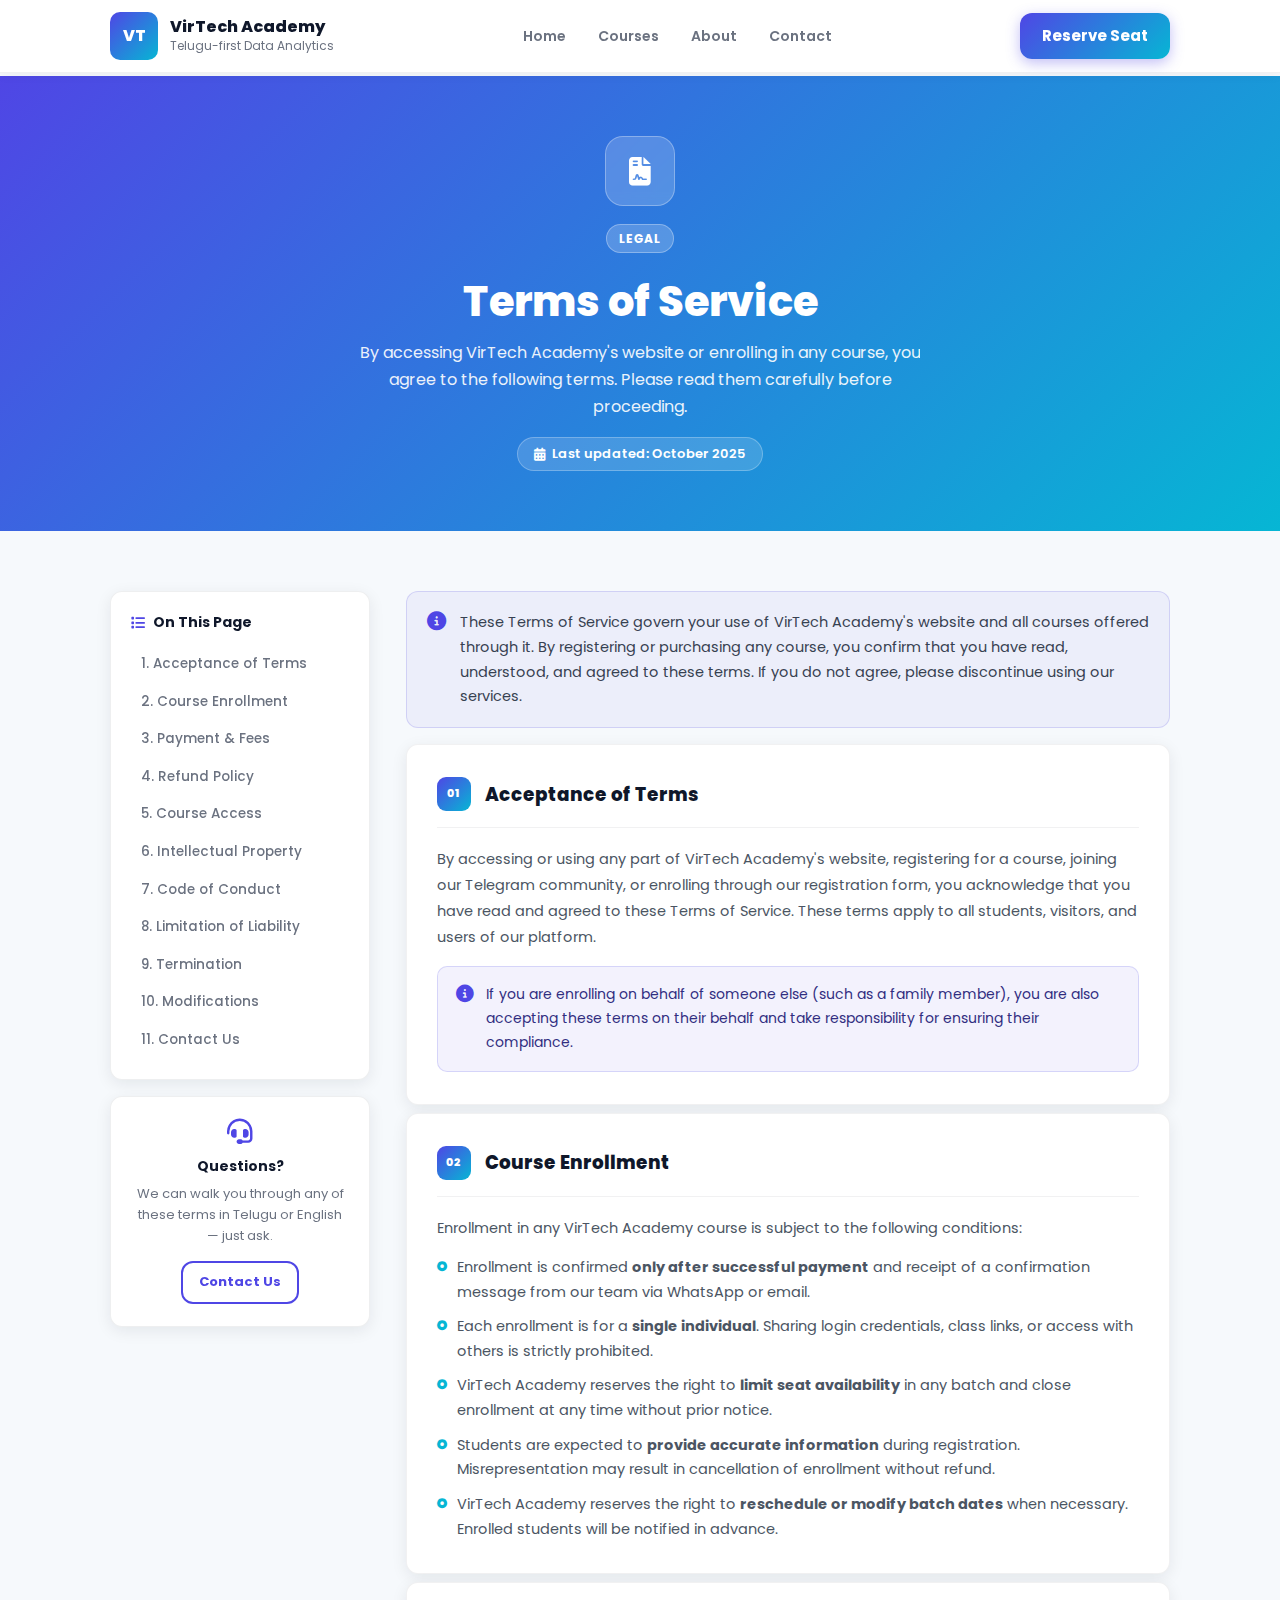
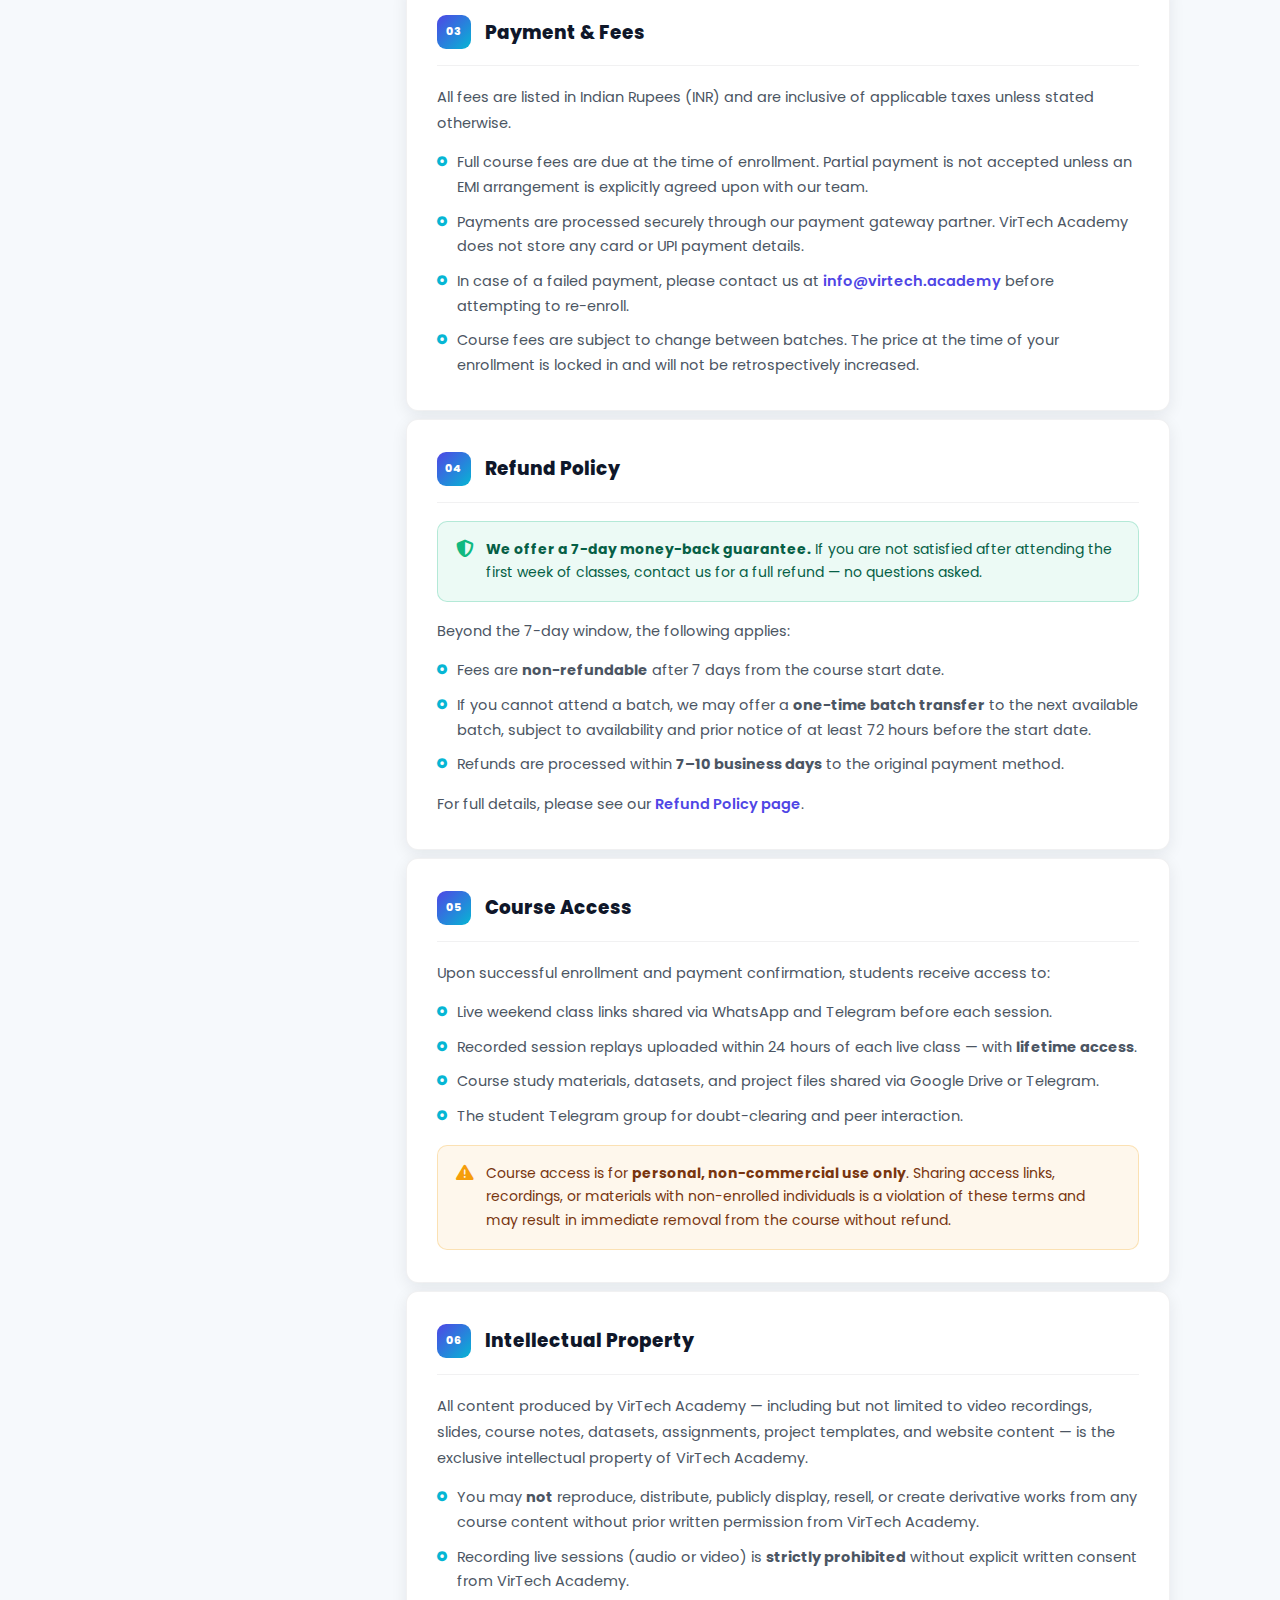
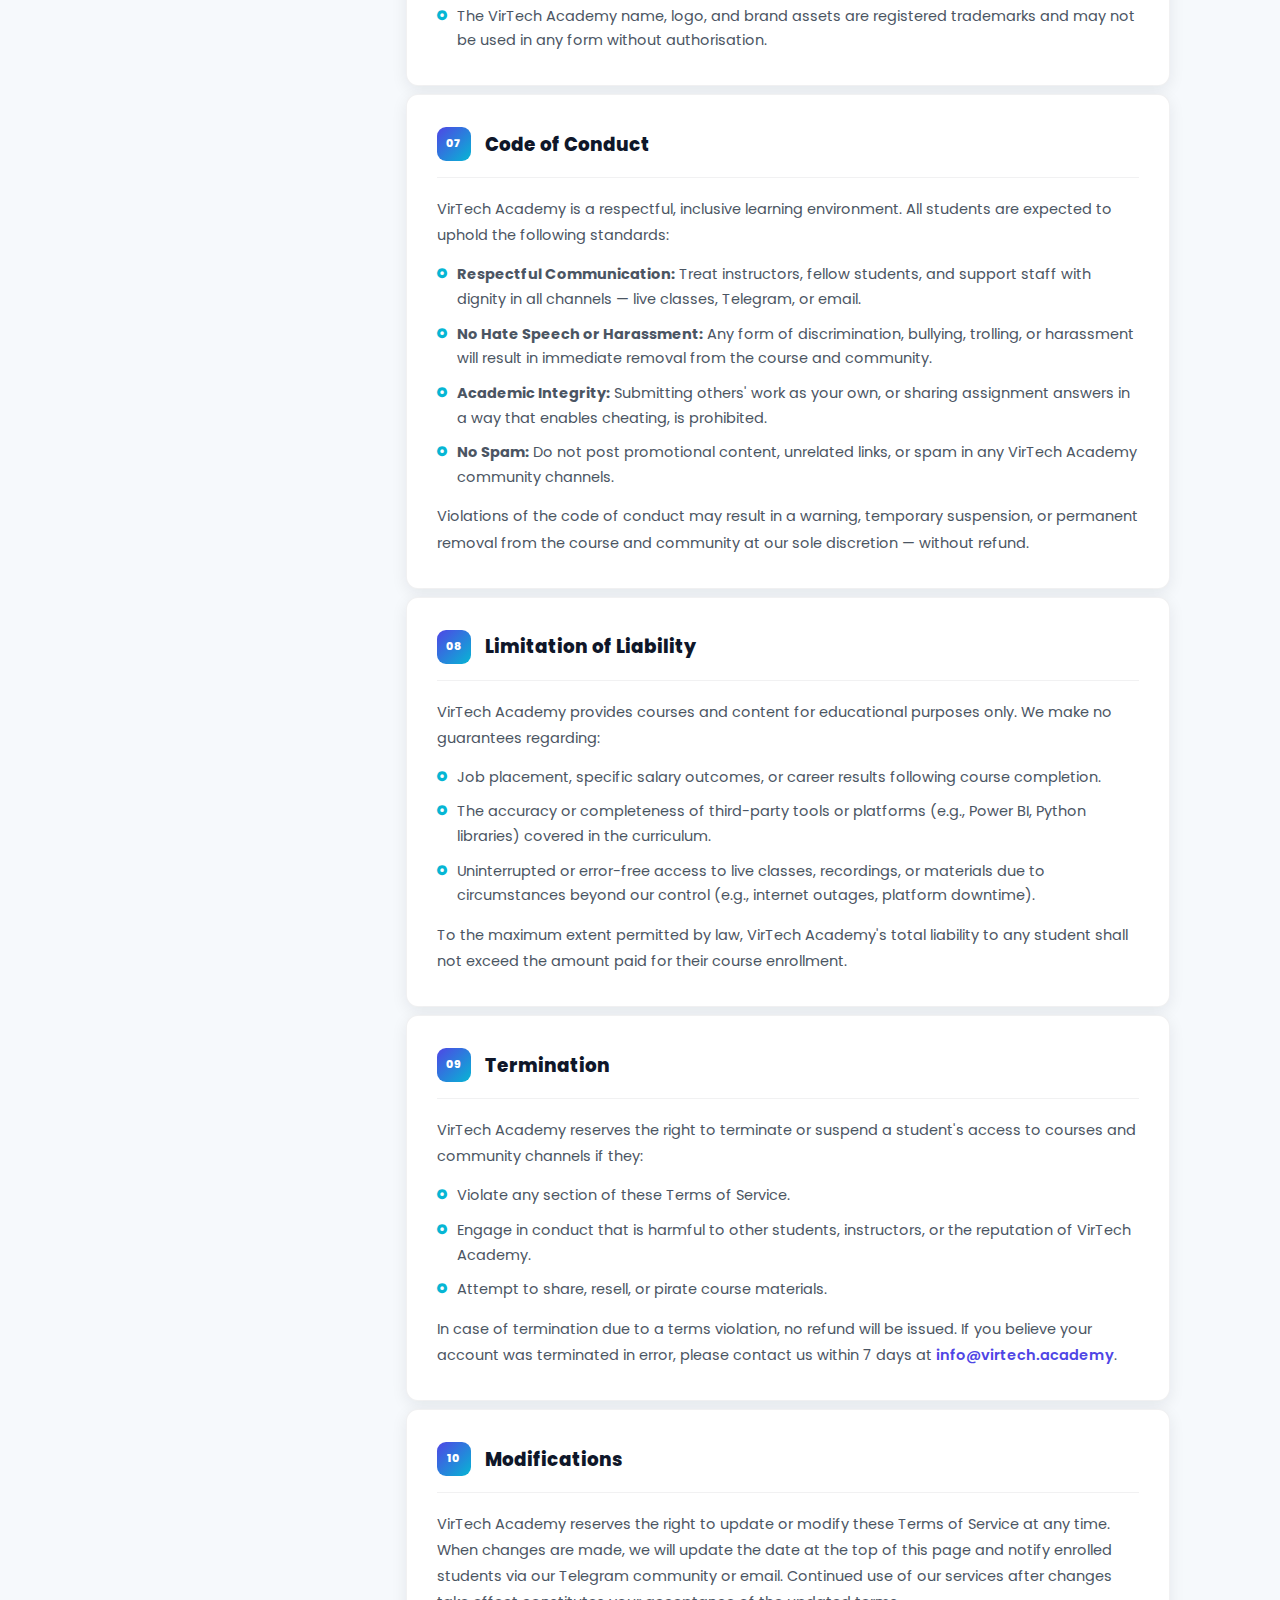
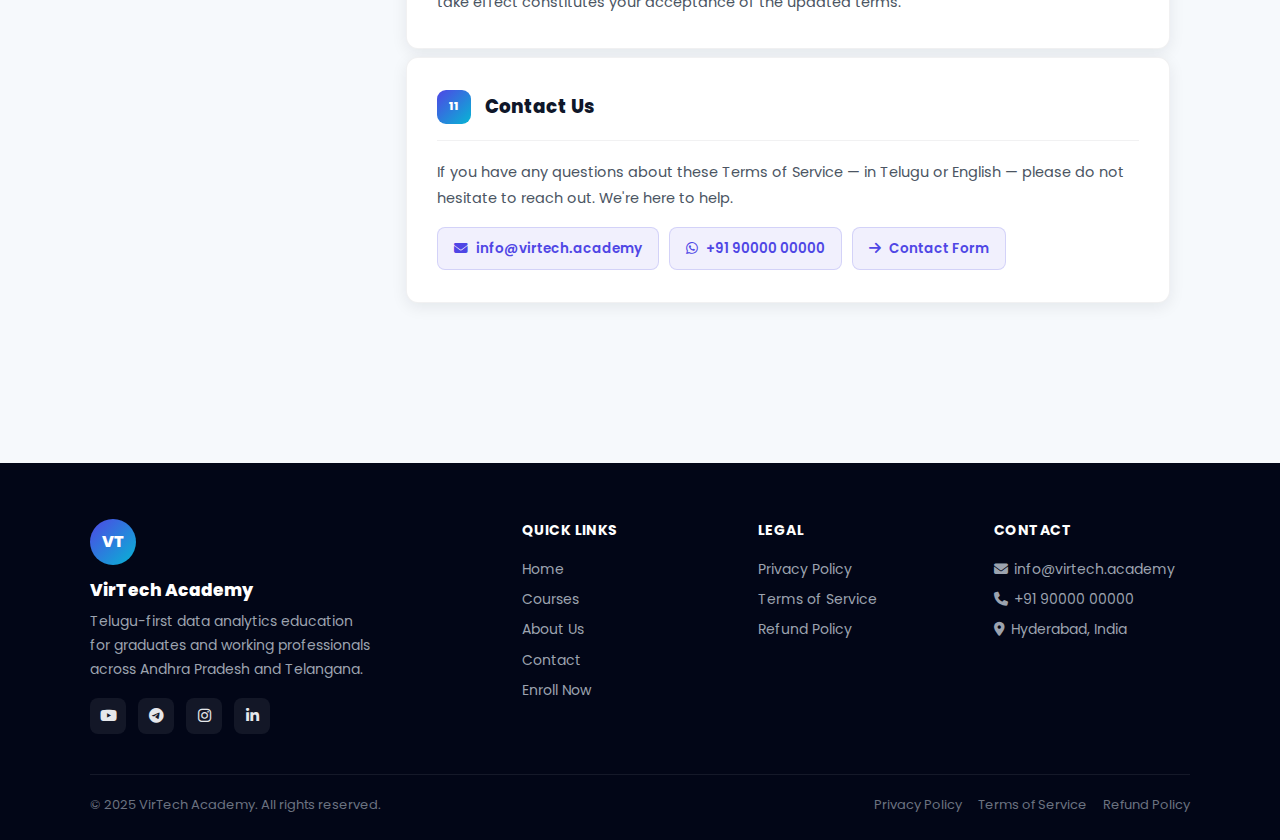
<file: Legal/terms.html>
<!DOCTYPE html>
<html lang="en">
  <head>
    <meta charset="utf-8" />
    <meta name="viewport" content="width=device-width, initial-scale=1" />
    <title>Terms of Service — VirTech Academy</title>
    <meta name="description" content="VirTech Academy's Terms of Service — rules, responsibilities, and agreements for students and visitors." />
    <link href="https://fonts.googleapis.com/css2?family=Poppins:wght@400;500;600;700;800&display=swap" rel="stylesheet" />
    <link rel="stylesheet" href="https://cdnjs.cloudflare.com/ajax/libs/font-awesome/6.5.0/css/all.min.css" />
    <link rel="stylesheet" href="../style.css" />
    <link rel="stylesheet" href="../Styles/legal.css" />
  </head>
  <body>

    <!-- ── Navbar ── -->
    <header class="site-header">
      <div class="header-inner">
        <a class="brand" href="index.html">
          <div class="logo">VT</div>
          <div class="brand-text">
            <div class="brand-title">VirTech Academy</div>
            <div class="brand-sub">Telugu-first Data Analytics</div>
          </div>
        </a>
        <nav class="nav">
          <a href="../index.html">Home</a>
          <a href="../courses.html">Courses</a>
          <a href="../about.html">About</a>
          <a href="../contact.html">Contact</a>
        </nav>
        <div class="cta-area">
          <a href="../register.html" class="btn primary">Reserve Seat</a>
        </div>
        <button class="hamburger" id="hamburger" aria-label="Toggle menu">
          <span></span><span></span><span></span>
        </button>
      </div>
      <nav class="mobile-nav" id="mobile-nav">
        <a href="../index.html">Home</a>
        <a href="../courses.html">Courses</a>
        <a href="../about.html">About</a>
        <a href="../contact.html">Contact</a>
        <a href="../register.html" class="btn primary" style="margin-top:8px;">Reserve Seat</a>
      </nav>
    </header>

    <main>

      <!-- ── Hero ── -->
      <section class="legal-hero">
        <div class="container">
          <div class="legal-hero-icon"><i class="fa-solid fa-file-contract"></i></div>
          <span class="section-label">Legal</span>
          <h1>Terms of Service</h1>
          <p>By accessing VirTech Academy's website or enrolling in any course, you agree to the following terms. Please read them carefully before proceeding.</p>
          <div class="last-updated"><i class="fa-solid fa-calendar-days"></i> Last updated: October 2025</div>
        </div>
      </section>

      <!-- ── Body ── -->
      <section class="legal-body">
        <div class="container legal-layout">

          <!-- Sidebar -->
          <aside class="legal-toc">
            <div class="toc-card">
              <h4><i class="fa-solid fa-list"></i> On This Page</h4>
              <ul>
                <li><a href="#tos-acceptance">1. Acceptance of Terms</a></li>
                <li><a href="#tos-enrollment">2. Course Enrollment</a></li>
                <li><a href="#tos-payment">3. Payment & Fees</a></li>
                <li><a href="#tos-refund">4. Refund Policy</a></li>
                <li><a href="#tos-access">5. Course Access</a></li>
                <li><a href="#tos-ip">6. Intellectual Property</a></li>
                <li><a href="#tos-conduct">7. Code of Conduct</a></li>
                <li><a href="#tos-liability">8. Limitation of Liability</a></li>
                <li><a href="#tos-termination">9. Termination</a></li>
                <li><a href="#tos-changes">10. Modifications</a></li>
                <li><a href="#tos-contact">11. Contact Us</a></li>
              </ul>
            </div>
            <div class="toc-help-card">
              <i class="fa-solid fa-headset"></i>
              <h5>Questions?</h5>
              <p>We can walk you through any of these terms in Telugu or English — just ask.</p>
              <a href="contact.html" class="btn outline" style="font-size:13px;padding:9px 16px;">Contact Us</a>
            </div>
          </aside>

          <!-- Content -->
          <div class="legal-content">

            <div class="legal-intro-box">
              <i class="fa-solid fa-circle-info"></i>
              <p>These Terms of Service govern your use of VirTech Academy's website and all courses offered through it. By registering or purchasing any course, you confirm that you have read, understood, and agreed to these terms. If you do not agree, please discontinue using our services.</p>
            </div>

            <div class="legal-section" id="tos-acceptance">
              <div class="legal-section-header">
                <div class="section-num">01</div>
                <h2>Acceptance of Terms</h2>
              </div>
              <p>By accessing or using any part of VirTech Academy's website, registering for a course, joining our Telegram community, or enrolling through our registration form, you acknowledge that you have read and agreed to these Terms of Service. These terms apply to all students, visitors, and users of our platform.</p>
              <div class="highlight-box blue" style="margin-top:16px;">
                <i class="fa-solid fa-info-circle"></i>
                <p>If you are enrolling on behalf of someone else (such as a family member), you are also accepting these terms on their behalf and take responsibility for ensuring their compliance.</p>
              </div>
            </div>

            <div class="legal-section" id="tos-enrollment">
              <div class="legal-section-header">
                <div class="section-num">02</div>
                <h2>Course Enrollment</h2>
              </div>
              <p>Enrollment in any VirTech Academy course is subject to the following conditions:</p>
              <ul class="legal-list">
                <li><i class="fa-solid fa-circle-dot"></i><span>Enrollment is confirmed <strong>only after successful payment</strong> and receipt of a confirmation message from our team via WhatsApp or email.</span></li>
                <li><i class="fa-solid fa-circle-dot"></i><span>Each enrollment is for a <strong>single individual</strong>. Sharing login credentials, class links, or access with others is strictly prohibited.</span></li>
                <li><i class="fa-solid fa-circle-dot"></i><span>VirTech Academy reserves the right to <strong>limit seat availability</strong> in any batch and close enrollment at any time without prior notice.</span></li>
                <li><i class="fa-solid fa-circle-dot"></i><span>Students are expected to <strong>provide accurate information</strong> during registration. Misrepresentation may result in cancellation of enrollment without refund.</span></li>
                <li><i class="fa-solid fa-circle-dot"></i><span>VirTech Academy reserves the right to <strong>reschedule or modify batch dates</strong> when necessary. Enrolled students will be notified in advance.</span></li>
              </ul>
            </div>

            <div class="legal-section" id="tos-payment">
              <div class="legal-section-header">
                <div class="section-num">03</div>
                <h2>Payment & Fees</h2>
              </div>
              <p>All fees are listed in Indian Rupees (INR) and are inclusive of applicable taxes unless stated otherwise.</p>
              <ul class="legal-list">
                <li><i class="fa-solid fa-circle-dot"></i><span>Full course fees are due at the time of enrollment. Partial payment is not accepted unless an EMI arrangement is explicitly agreed upon with our team.</span></li>
                <li><i class="fa-solid fa-circle-dot"></i><span>Payments are processed securely through our payment gateway partner. VirTech Academy does not store any card or UPI payment details.</span></li>
                <li><i class="fa-solid fa-circle-dot"></i><span>In case of a failed payment, please contact us at <a href="mailto:info@virtech.academy" style="color:var(--accent);font-weight:600;">info@virtech.academy</a> before attempting to re-enroll.</span></li>
                <li><i class="fa-solid fa-circle-dot"></i><span>Course fees are subject to change between batches. The price at the time of your enrollment is locked in and will not be retrospectively increased.</span></li>
              </ul>
            </div>

            <div class="legal-section" id="tos-refund">
              <div class="legal-section-header">
                <div class="section-num">04</div>
                <h2>Refund Policy</h2>
              </div>
              <div class="highlight-box green">
                <i class="fa-solid fa-shield-halved"></i>
                <p><strong>We offer a 7-day money-back guarantee.</strong> If you are not satisfied after attending the first week of classes, contact us for a full refund — no questions asked.</p>
              </div>
              <p style="margin-top:16px;">Beyond the 7-day window, the following applies:</p>
              <ul class="legal-list">
                <li><i class="fa-solid fa-circle-dot"></i><span>Fees are <strong>non-refundable</strong> after 7 days from the course start date.</span></li>
                <li><i class="fa-solid fa-circle-dot"></i><span>If you cannot attend a batch, we may offer a <strong>one-time batch transfer</strong> to the next available batch, subject to availability and prior notice of at least 72 hours before the start date.</span></li>
                <li><i class="fa-solid fa-circle-dot"></i><span>Refunds are processed within <strong>7–10 business days</strong> to the original payment method.</span></li>
              </ul>
              <p style="margin-top:14px;">For full details, please see our <a href="refund.html" style="color:var(--accent);font-weight:600;">Refund Policy page</a>.</p>
            </div>

            <div class="legal-section" id="tos-access">
              <div class="legal-section-header">
                <div class="section-num">05</div>
                <h2>Course Access</h2>
              </div>
              <p>Upon successful enrollment and payment confirmation, students receive access to:</p>
              <ul class="legal-list">
                <li><i class="fa-solid fa-circle-dot"></i><span>Live weekend class links shared via WhatsApp and Telegram before each session.</span></li>
                <li><i class="fa-solid fa-circle-dot"></i><span>Recorded session replays uploaded within 24 hours of each live class — with <strong>lifetime access</strong>.</span></li>
                <li><i class="fa-solid fa-circle-dot"></i><span>Course study materials, datasets, and project files shared via Google Drive or Telegram.</span></li>
                <li><i class="fa-solid fa-circle-dot"></i><span>The student Telegram group for doubt-clearing and peer interaction.</span></li>
              </ul>
              <div class="highlight-box amber" style="margin-top:16px;">
                <i class="fa-solid fa-triangle-exclamation"></i>
                <p>Course access is for <strong>personal, non-commercial use only</strong>. Sharing access links, recordings, or materials with non-enrolled individuals is a violation of these terms and may result in immediate removal from the course without refund.</p>
              </div>
            </div>

            <div class="legal-section" id="tos-ip">
              <div class="legal-section-header">
                <div class="section-num">06</div>
                <h2>Intellectual Property</h2>
              </div>
              <p>All content produced by VirTech Academy — including but not limited to video recordings, slides, course notes, datasets, assignments, project templates, and website content — is the exclusive intellectual property of VirTech Academy.</p>
              <ul class="legal-list">
                <li><i class="fa-solid fa-circle-dot"></i><span>You may <strong>not</strong> reproduce, distribute, publicly display, resell, or create derivative works from any course content without prior written permission from VirTech Academy.</span></li>
                <li><i class="fa-solid fa-circle-dot"></i><span>Recording live sessions (audio or video) is <strong>strictly prohibited</strong> without explicit written consent from VirTech Academy.</span></li>
                <li><i class="fa-solid fa-circle-dot"></i><span>The VirTech Academy name, logo, and brand assets are registered trademarks and may not be used in any form without authorisation.</span></li>
              </ul>
            </div>

            <div class="legal-section" id="tos-conduct">
              <div class="legal-section-header">
                <div class="section-num">07</div>
                <h2>Code of Conduct</h2>
              </div>
              <p>VirTech Academy is a respectful, inclusive learning environment. All students are expected to uphold the following standards:</p>
              <ul class="legal-list">
                <li><i class="fa-solid fa-circle-dot"></i><span><strong>Respectful Communication:</strong> Treat instructors, fellow students, and support staff with dignity in all channels — live classes, Telegram, or email.</span></li>
                <li><i class="fa-solid fa-circle-dot"></i><span><strong>No Hate Speech or Harassment:</strong> Any form of discrimination, bullying, trolling, or harassment will result in immediate removal from the course and community.</span></li>
                <li><i class="fa-solid fa-circle-dot"></i><span><strong>Academic Integrity:</strong> Submitting others' work as your own, or sharing assignment answers in a way that enables cheating, is prohibited.</span></li>
                <li><i class="fa-solid fa-circle-dot"></i><span><strong>No Spam:</strong> Do not post promotional content, unrelated links, or spam in any VirTech Academy community channels.</span></li>
              </ul>
              <p style="margin-top:14px;">Violations of the code of conduct may result in a warning, temporary suspension, or permanent removal from the course and community at our sole discretion — without refund.</p>
            </div>

            <div class="legal-section" id="tos-liability">
              <div class="legal-section-header">
                <div class="section-num">08</div>
                <h2>Limitation of Liability</h2>
              </div>
              <p>VirTech Academy provides courses and content for educational purposes only. We make no guarantees regarding:</p>
              <ul class="legal-list">
                <li><i class="fa-solid fa-circle-dot"></i><span>Job placement, specific salary outcomes, or career results following course completion.</span></li>
                <li><i class="fa-solid fa-circle-dot"></i><span>The accuracy or completeness of third-party tools or platforms (e.g., Power BI, Python libraries) covered in the curriculum.</span></li>
                <li><i class="fa-solid fa-circle-dot"></i><span>Uninterrupted or error-free access to live classes, recordings, or materials due to circumstances beyond our control (e.g., internet outages, platform downtime).</span></li>
              </ul>
              <p style="margin-top:14px;">To the maximum extent permitted by law, VirTech Academy's total liability to any student shall not exceed the amount paid for their course enrollment.</p>
            </div>

            <div class="legal-section" id="tos-termination">
              <div class="legal-section-header">
                <div class="section-num">09</div>
                <h2>Termination</h2>
              </div>
              <p>VirTech Academy reserves the right to terminate or suspend a student's access to courses and community channels if they:</p>
              <ul class="legal-list">
                <li><i class="fa-solid fa-circle-dot"></i><span>Violate any section of these Terms of Service.</span></li>
                <li><i class="fa-solid fa-circle-dot"></i><span>Engage in conduct that is harmful to other students, instructors, or the reputation of VirTech Academy.</span></li>
                <li><i class="fa-solid fa-circle-dot"></i><span>Attempt to share, resell, or pirate course materials.</span></li>
              </ul>
              <p style="margin-top:14px;">In case of termination due to a terms violation, no refund will be issued. If you believe your account was terminated in error, please contact us within 7 days at <a href="mailto:info@virtech.academy" style="color:var(--accent);font-weight:600;">info@virtech.academy</a>.</p>
            </div>

            <div class="legal-section" id="tos-changes">
              <div class="legal-section-header">
                <div class="section-num">10</div>
                <h2>Modifications</h2>
              </div>
              <p>VirTech Academy reserves the right to update or modify these Terms of Service at any time. When changes are made, we will update the date at the top of this page and notify enrolled students via our Telegram community or email. Continued use of our services after changes take effect constitutes your acceptance of the updated terms.</p>
            </div>

            <div class="legal-section" id="tos-contact">
              <div class="legal-section-header">
                <div class="section-num">11</div>
                <h2>Contact Us</h2>
              </div>
              <p>If you have any questions about these Terms of Service — in Telugu or English — please do not hesitate to reach out. We're here to help.</p>
              <div class="contact-chips">
                <a href="mailto:info@virtech.academy" class="chip"><i class="fa-solid fa-envelope"></i> info@virtech.academy</a>
                <a href="https://wa.me/919000000000" class="chip"><i class="fa-brands fa-whatsapp"></i> +91 90000 00000</a>
                <a href="contact.html" class="chip"><i class="fa-solid fa-arrow-right"></i> Contact Form</a>
              </div>
            </div>

          </div>
        </div>
      </section>
    </main>

    <!-- ── Footer ── -->
    <footer class="site-footer">
      <div class="footer-inner">
        <div class="footer-top">
          <div class="footer-brand-col">
            <div class="logo-circle">VT</div>
            <div class="brand-name">VirTech Academy</div>
            <p>Telugu-first data analytics education for graduates and working professionals across Andhra Pradesh and Telangana.</p>
            <div class="socials">
              <a href="#" aria-label="YouTube"><i class="fa-brands fa-youtube"></i></a>
              <a href="#" aria-label="Telegram"><i class="fa-brands fa-telegram"></i></a>
              <a href="#" aria-label="Instagram"><i class="fa-brands fa-instagram"></i></a>
              <a href="#" aria-label="LinkedIn"><i class="fa-brands fa-linkedin-in"></i></a>
            </div>
          </div>
          <div class="footer-col">
            <strong>Quick Links</strong>
            <div class="footer-links">
              <a href="../index.html">Home</a>
              <a href="../courses.html">Courses</a>
              <a href="../about.html">About Us</a>
              <a href="../contact.html">Contact</a>
              <a href="../register.html">Enroll Now</a>
            </div>
          </div>
          <div class="footer-col">
            <strong>Legal</strong>
            <div class="footer-links">
              <a href="privacy.html">Privacy Policy</a>
              <a href="terms.html">Terms of Service</a>
              <a href="refund.html">Refund Policy</a>
            </div>
          </div>
          <div class="footer-col">
            <strong>Contact</strong>
            <div class="footer-links">
              <a href="mailto:info@virtech.academy"><i class="fa-solid fa-envelope" style="margin-right:6px;"></i>info@virtech.academy</a>
              <a href="tel:+919000000000"><i class="fa-solid fa-phone" style="margin-right:6px;"></i>+91 90000 00000</a>
              <a href="#"><i class="fa-solid fa-location-dot" style="margin-right:6px;"></i>Hyderabad, India</a>
            </div>
          </div>
        </div>
        <div class="footer-bottom">
          <span>© 2025 VirTech Academy. All rights reserved.</span>
          <div class="footer-policies">
            <a href="privacy.html">Privacy Policy</a>
            <a href="terms.html">Terms of Service</a>
            <a href="refund.html">Refund Policy</a>
          </div>
        </div>
      </div>
    </footer>

    <script>
      const hamburger = document.getElementById('hamburger');
      const mobileNav = document.getElementById('mobile-nav');
      hamburger.addEventListener('click', () => {
        hamburger.classList.toggle('open');
        mobileNav.classList.toggle('open');
      });
    </script>
  </body>
</html>
</file>
<file: style.css>
/* =============================================
   VirTech Academy — Global Stylesheet
   ============================================= */

@import url('https://fonts.googleapis.com/css2?family=Poppins:wght@400;500;600;700;800&display=swap');

:root {
  --bg: #f6f9fc;
  --accent: #4f46e5;
  --accent-2: #06b6d4;
  --accent-gradient: linear-gradient(135deg, #4f46e5, #06b6d4);
  --muted: #6b7280;
  --card: #ffffff;
  --dark: #0f172a;
  --font: "Poppins", sans-serif;
  --max-w: 1100px;
  --radius: 12px;
  --shadow: 0 4px 16px rgba(15, 23, 42, 0.08);
  --shadow-lg: 0 8px 32px rgba(15, 23, 42, 0.12);
}

/* ── Reset & Base ── */
*, *::before, *::after { box-sizing: border-box; margin: 0; padding: 0; }

html { scroll-behavior: smooth; }

body {
  font-family: var(--font);
  color: var(--dark);
  background: var(--bg);
  line-height: 1.6;
  -webkit-font-smoothing: antialiased;
  padding-top: 76px;
}

.container {
  max-width: var(--max-w);
  margin: 0 auto;
  padding: 0 20px;
}

section { padding: 60px 0; }

h1, h2, h3, h4 { line-height: 1.25; }

a { text-decoration: none; color: inherit; }

img { max-width: 100%; display: block; }

/* ── Buttons ── */
.btn {
  display: inline-flex;
  align-items: center;
  gap: 8px;
  padding: 11px 22px;
  border-radius: var(--radius);
  border: none;
  cursor: pointer;
  font-family: var(--font);
  font-weight: 700;
  font-size: 15px;
  transition: transform 0.18s ease, box-shadow 0.18s ease, opacity 0.18s ease;
  text-decoration: none;
}
.btn:hover { transform: translateY(-2px); }
.btn.primary {
  background: var(--accent-gradient);
  color: #fff;
  box-shadow: 0 4px 14px rgba(79, 70, 229, 0.35);
}
.btn.primary:hover { box-shadow: 0 6px 20px rgba(79, 70, 229, 0.45); }
.btn.ghost {
  background: rgba(255,255,255,0.15);
  color: #fff;
  border: 2px solid rgba(255,255,255,0.5);
  backdrop-filter: blur(4px);
}
.btn.ghost:hover { background: rgba(255,255,255,0.25); }
.btn.outline {
  background: transparent;
  color: var(--accent);
  border: 2px solid var(--accent);
}
.btn.outline:hover { background: var(--accent); color: #fff; }

/* ── Cards ── */
.card {
  background: var(--card);
  border-radius: var(--radius);
  box-shadow: var(--shadow);
  padding: 24px;
  border: 1px solid rgba(15,23,42,0.05);
}

/* ── Header / Navbar ── */
.site-header {
  position: fixed;
  top: 0; left: 0; right: 0;
  background: rgba(255, 255, 255, 0.97);
  backdrop-filter: blur(12px);
  -webkit-backdrop-filter: blur(12px);
  border-bottom: 1px solid rgba(15, 23, 42, 0.06);
  z-index: 9999;
  box-shadow: 0 1px 12px rgba(15, 23, 42, 0.06);
  transition: box-shadow 0.3s;
}
.header-inner {
  display: flex;
  align-items: center;
  justify-content: space-between;
  padding: 12px 20px;
  max-width: var(--max-w);
  margin: 0 auto;
  gap: 16px;
}
.brand { display: flex; align-items: center; gap: 12px; text-decoration: none; color: inherit; }
.logo {
  width: 48px; height: 48px;
  border-radius: 10px;
  background: var(--accent-gradient);
  color: #fff;
  display: grid;
  place-items: center;
  font-weight: 800;
  font-size: 16px;
  flex-shrink: 0;
}
.brand-title { font-weight: 800; font-size: 16px; line-height: 1.2; }
.brand-sub { font-size: 12px; color: var(--muted); }

.nav { display: flex; gap: 4px; align-items: center; }
.nav a {
  text-decoration: none;
  color: var(--muted);
  font-weight: 600;
  font-size: 14px;
  padding: 8px 14px;
  border-radius: 8px;
  transition: background 0.15s, color 0.15s;
}
.nav a:hover, .nav a.active { background: rgba(79, 70, 229, 0.08); color: var(--accent); }

/* Hamburger */
.hamburger {
  display: none;
  flex-direction: column;
  gap: 5px;
  cursor: pointer;
  padding: 6px;
  border: none;
  background: none;
  border-radius: 8px;
}
.hamburger span {
  display: block;
  width: 22px;
  height: 2px;
  background: var(--dark);
  border-radius: 2px;
  transition: all 0.3s ease;
}
.hamburger.open span:nth-child(1) { transform: rotate(45deg) translate(5px, 5px); }
.hamburger.open span:nth-child(2) { opacity: 0; }
.hamburger.open span:nth-child(3) { transform: rotate(-45deg) translate(5px, -5px); }

/* Mobile nav drawer */
.mobile-nav {
  display: none;
  flex-direction: column;
  gap: 4px;
  padding: 12px 20px 16px;
  background: #fff;
  border-top: 1px solid rgba(15,23,42,0.06);
}
.mobile-nav.open { display: flex; }
.mobile-nav a {
  color: var(--muted);
  font-weight: 600;
  font-size: 15px;
  padding: 10px 14px;
  border-radius: 8px;
  transition: background 0.15s, color 0.15s;
}
.mobile-nav a:hover { background: rgba(79,70,229,0.07); color: var(--accent); }
.mobile-nav .btn.primary { text-align: center; justify-content: center; }

/* ── Footer ── */
.site-footer {
  background: #020617;
  color: #e5e7eb;
  padding: 56px 20px 24px;
  margin-top: 80px;
}
.footer-inner {
  max-width: var(--max-w);
  margin: 0 auto;
}
.footer-top {
  display: grid;
  grid-template-columns: 2fr 1fr 1fr 1fr;
  gap: 40px;
  margin-bottom: 40px;
}
.footer-brand-col .logo-circle {
  width: 46px; height: 46px;
  border-radius: 50%;
  background: var(--accent-gradient);
  color: #fff;
  display: flex; align-items: center; justify-content: center;
  font-weight: 800; font-size: 16px;
  margin-bottom: 12px;
}
.footer-brand-col .brand-name { font-weight: 800; font-size: 17px; color: #fff; margin-bottom: 6px; }
.footer-brand-col p { color: #9ca3af; font-size: 14px; line-height: 1.7; max-width: 280px; }
.footer-col strong { display: block; color: #fff; font-size: 14px; font-weight: 700; margin-bottom: 16px; letter-spacing: 0.03em; text-transform: uppercase; }
.footer-links { display: flex; flex-direction: column; gap: 8px; }
.footer-links a { color: #9ca3af; font-size: 14px; transition: color 0.2s; }
.footer-links a:hover { color: #c7d2fe; }
.socials { display: flex; gap: 12px; margin-top: 16px; }
.socials a {
  width: 36px; height: 36px;
  border-radius: 8px;
  background: rgba(255,255,255,0.07);
  color: #e5e7eb;
  display: grid; place-items: center;
  font-size: 15px;
  transition: background 0.2s, color 0.2s;
}
.socials a:hover { background: var(--accent); color: #fff; }
.footer-bottom {
  border-top: 1px solid rgba(255,255,255,0.08);
  padding-top: 20px;
  display: flex;
  justify-content: space-between;
  align-items: center;
  flex-wrap: wrap;
  gap: 10px;
  font-size: 13px;
  color: #6b7280;
}
.footer-policies { display: flex; gap: 16px; flex-wrap: wrap; }
.footer-policies a { color: #6b7280; transition: color 0.2s; }
.footer-policies a:hover { color: #c7d2fe; }

/* ── Utilities ── */
.muted { color: var(--muted); }
.accent { color: var(--accent); }
.text-center { text-align: center; }
.grid { display: grid; gap: 20px; }

/* ── Section headings ── */
.section-label {
  display: inline-block;
  background: rgba(79,70,229,0.08);
  color: var(--accent);
  font-size: 12px;
  font-weight: 700;
  letter-spacing: 0.08em;
  text-transform: uppercase;
  padding: 4px 12px;
  border-radius: 20px;
  margin-bottom: 12px;
}
.section-title { font-size: clamp(1.6rem, 3vw, 2.2rem); font-weight: 800; margin-bottom: 12px; }
.section-sub { color: var(--muted); font-size: 1rem; max-width: 560px; }

/* ── Responsive ── */
@media (max-width: 900px) {
  .nav { display: none; }
  .hamburger { display: flex; }
  .footer-top { grid-template-columns: 1fr 1fr; gap: 30px; }
}
@media (max-width: 600px) {
  body { padding-top: 68px; }
  .footer-top { grid-template-columns: 1fr; }
  .footer-bottom { flex-direction: column; text-align: center; }
  section { padding: 40px 0; }
}

/* ── Logo Image ── */
.logo-img {
  height: 46px;
  width: 46px;
  object-fit: contain;
  border-radius: 10px;
  display: block;
  flex-shrink: 0;
  filter: drop-shadow(0 2px 6px rgba(79,70,229,0.18));
}
.footer-logo-img {
  height: 50px;
  width: 50px;
  object-fit: contain;
  border-radius: 10px;
  display: block;
  margin-bottom: 12px;
  filter: brightness(1.1);
}
</file>
<file: Styles/contact.css>
/* ============================================
   VirTech Academy — Contact Page Styles
   ============================================ */

.page-hero {
  background: linear-gradient(135deg, #4f46e5 0%, #06b6d4 100%);
  color: #fff;
  padding: 60px 0;
  text-align: center;
}
.page-hero h1 {
  font-size: clamp(1.8rem, 4vw, 2.6rem);
  font-weight: 800;
  margin: 12px 0;
}
.page-hero p { font-size: 1rem; opacity: 0.92; max-width: 540px; margin: 0 auto; }
.page-hero .section-label {
  background: rgba(255,255,255,0.2);
  color: #fff;
  border: 1px solid rgba(255,255,255,0.3);
}

/* ── Info Cards ── */
.contact-info-section { background: var(--bg); }
.contact-cards {
  display: grid;
  grid-template-columns: repeat(4, 1fr);
  gap: 20px;
}
.contact-card {
  background: var(--card);
  border-radius: var(--radius);
  padding: 28px 22px;
  border: 1px solid rgba(15,23,42,0.06);
  box-shadow: var(--shadow);
  text-align: center;
  transition: transform 0.2s, box-shadow 0.2s;
}
.contact-card:hover { transform: translateY(-4px); box-shadow: var(--shadow-lg); }
.contact-icon {
  width: 56px; height: 56px;
  border-radius: 14px;
  display: grid; place-items: center;
  font-size: 1.4rem;
  margin: 0 auto 16px;
}
.email-icon { background: rgba(79,70,229,0.1); color: #4f46e5; }
.phone-icon { background: rgba(16,185,129,0.1); color: #10b981; }
.tg-icon { background: rgba(6,182,212,0.1); color: #06b6d4; }
.loc-icon { background: rgba(245,158,11,0.1); color: #f59e0b; }
.contact-card h4 { font-size: 1rem; font-weight: 700; margin-bottom: 8px; }
.contact-card p { color: var(--muted); font-size: 13.5px; line-height: 1.6; margin-bottom: 12px; }
.contact-link {
  color: var(--accent);
  font-weight: 700;
  font-size: 14px;
  word-break: break-all;
  transition: opacity 0.2s;
}
a.contact-link:hover { opacity: 0.75; }

/* ── Contact Form Section ── */
.contact-form-section { background: #fff; }
.contact-layout {
  display: grid;
  grid-template-columns: 1fr 360px;
  gap: 48px;
  align-items: start;
}

/* Form Side */
.form-side .section-sub { margin-bottom: 32px; }
.contact-form { display: flex; flex-direction: column; gap: 16px; }
.form-row { display: grid; grid-template-columns: 1fr 1fr; gap: 16px; }
.form-group { display: flex; flex-direction: column; gap: 6px; }
.form-group.full { grid-column: 1 / -1; }
.form-group label { font-weight: 600; font-size: 14px; color: #374151; }
.form-group input,
.form-group select,
.form-group textarea {
  padding: 12px 14px;
  border-radius: 8px;
  border: 1.5px solid #e5e7eb;
  font-family: var(--font);
  font-size: 14.5px;
  color: var(--dark);
  background: var(--bg);
  outline: none;
  transition: border-color 0.2s, box-shadow 0.2s;
  resize: vertical;
}
.form-group input:focus,
.form-group select:focus,
.form-group textarea:focus {
  border-color: var(--accent);
  box-shadow: 0 0 0 3px rgba(79,70,229,0.1);
  background: #fff;
}
.btn-submit {
  display: inline-flex;
  align-items: center;
  gap: 10px;
  background: var(--accent-gradient);
  color: #fff;
  border: none;
  border-radius: var(--radius);
  padding: 14px 28px;
  font-family: var(--font);
  font-size: 15px;
  font-weight: 700;
  cursor: pointer;
  transition: transform 0.2s, box-shadow 0.2s;
  align-self: flex-start;
}
.btn-submit:hover { transform: translateY(-2px); box-shadow: 0 6px 20px rgba(79,70,229,0.35); }
.form-success {
  display: none;
  align-items: center;
  gap: 10px;
  background: rgba(16,185,129,0.1);
  color: #059669;
  border: 1px solid rgba(16,185,129,0.3);
  border-radius: var(--radius);
  padding: 14px 18px;
  font-weight: 600;
  font-size: 14.5px;
}
.form-success i { font-size: 1.2rem; }

/* Info Side */
.info-side { display: flex; flex-direction: column; gap: 16px; }
.info-box {
  background: var(--bg);
  border-radius: var(--radius);
  padding: 22px 20px;
  border: 1px solid rgba(15,23,42,0.06);
}
.info-box h4 {
  font-size: 15px;
  font-weight: 700;
  margin-bottom: 14px;
  display: flex;
  align-items: center;
  gap: 8px;
  color: var(--accent);
}
.info-box ul { list-style: none; display: flex; flex-direction: column; gap: 8px; }
.info-box li { font-size: 14px; color: var(--muted); }
.info-box li strong { color: var(--dark); }
.info-box a { color: var(--accent); font-size: 14px; transition: opacity 0.2s; }
.info-box a:hover { opacity: 0.75; }

.social-box {
  background: var(--bg);
  border-radius: var(--radius);
  padding: 22px 20px;
  border: 1px solid rgba(15,23,42,0.06);
}
.social-box h4 { font-size: 15px; font-weight: 700; margin-bottom: 14px; color: var(--dark); }
.contact-socials { display: grid; grid-template-columns: 1fr 1fr; gap: 10px; }
.social-btn {
  display: flex;
  align-items: center;
  gap: 8px;
  padding: 10px 14px;
  border-radius: 8px;
  font-size: 13px;
  font-weight: 600;
  transition: opacity 0.2s, transform 0.2s;
  color: #fff;
}
.social-btn:hover { opacity: 0.85; transform: translateY(-1px); }
.social-btn.youtube { background: #ff0000; }
.social-btn.telegram { background: #0088cc; }
.social-btn.instagram { background: linear-gradient(135deg, #f09433, #e6683c, #dc2743, #cc2366, #bc1888); }
.social-btn.linkedin { background: #0a66c2; }

/* ── Responsive ── */
@media (max-width: 1000px) {
  .contact-layout { grid-template-columns: 1fr; }
  .info-side { order: -1; display: grid; grid-template-columns: repeat(2, 1fr); }
}
@media (max-width: 768px) {
  .contact-cards { grid-template-columns: repeat(2, 1fr); }
  .form-row { grid-template-columns: 1fr; }
  .info-side { grid-template-columns: 1fr; }
}
@media (max-width: 480px) {
  .contact-cards { grid-template-columns: 1fr; }
  .contact-socials { grid-template-columns: 1fr; }
  .btn-submit { width: 100%; justify-content: center; }
}
</file>
<file: Styles/courses.css>
:root {
  --bg: #f6f9fc;
  --card: #ffffff;
  --muted: #6b7280;
  --accent: #4f46e5;
  --accent-2: #06b6d4;
  --success: #10b981;
  --danger: #ef4444;
  --font: "Poppins", sans-serif;
  --max-w: 1100px;
}
* {
  box-sizing: border-box;
}
html,
body {
  height: 100%;
}
body {
  margin: 0;
  font-family: var(--font);
  background: var(--bg);
  color: #0f1724;
  line-height: 1.5;
  -webkit-font-smoothing: antialiased;
  -moz-osx-font-smoothing: grayscale;
  font-size: 16px;
  padding-top: 76px;
}
.container {
  max-width: var(--max-w);
  margin: 0 auto;
  padding: 20px;
}

/* Header / nav */
.site-header {
  position: fixed;
  top: 0;
  left: 0;
  right: 0;
  background: rgba(255, 255, 255, 0.98);
  backdrop-filter: blur(6px);
  border-bottom: 1px solid rgba(15, 23, 36, 0.04);
  z-index: 9999;
  box-shadow: 0 2px 8px rgba(15, 23, 36, 0.03);
}
.header-inner {
  display: flex;
  align-items: center;
  justify-content: space-between;
  gap: 12px;
  padding: 12px 20px;
}
.brand {
  display: flex;
  align-items: center;
  gap: 12px;
}
.logo {
  width: 52px;
  height: 52px;
  border-radius: 10px;
  background: linear-gradient(135deg, var(--accent), #7c3aed);
  color: #fff;
  display: grid;
  place-items: center;
  font-weight: 800;
}
.brand-title {
  font-weight: 800;
}
.brand-sub {
  font-size: 13px;
  color: var(--muted);
}
.nav {
  display: flex;
  gap: 14px;
  align-items: center;
}
.nav a {
  text-decoration: none;
  color: var(--muted);
  font-weight: 600;
  padding: 8px 10px;
  border-radius: 8px;
}
.nav a:hover {
  background: rgba(79, 70, 229, 0.06);
  color: var(--accent);
}
.cta-area {
  display: flex;
  align-items: center;
}
.btn {
  padding: 10px 14px;
  border-radius: 8px;
  border: 0;
  cursor: pointer;
  font-weight: 700;
}
.btn.primary {
  background: var(--accent);
  color: #fff;
}
.btn.ghost {
  background: #eef2ff;
  color: var(--accent);
  border: 1px solid rgba(79, 70, 229, 0.08);
}
.btn.reserve {
  background: var(--accent-2);
  color: #fff;
  border-radius: 8px;
  padding: 8px 12px;
}
@media (max-width: 900px) {
  .nav {
    display: none;
  }
}

/* Section base */

.courses-section {
  text-align: center;
  padding: 60px 20px;
}

.courses-section h1 {
  font-size: 2.2rem;
  font-weight: 800;
  color: var(--accent);
  margin-bottom: 10px;
}

.courses-section .subtitle {
  color: var(--muted);
  margin-bottom: 50px;
  font-size: 1.1rem;
}

/* Course Grid Layout */
.course-grid {
  display: grid;
  grid-template-columns: repeat(auto-fit, minmax(260px, 1fr));
  gap: 30px;
  max-width: var(--max-w);
  margin: 0 auto;
}

/* Each Course Card */
.course-card {
  background: var(--card);
  border-radius: 14px;
  padding: 28px 20px;
  box-shadow: 0 6px 18px rgba(15, 23, 36, 0.06);
  transition: all 0.3s ease;
  text-align: left;
  border: 1px solid rgba(15, 23, 36, 0.05);
}

.course-card:hover {
  transform: translateY(-6px);
  box-shadow: 0 10px 26px rgba(15, 23, 36, 0.08);
}

/* Course Icons */
.course-card i {
  font-size: 2.4rem;
  color: var(--accent);
  margin-bottom: 18px;
  display: block;
}

/* Course Titles */
.course-card h3 {
  font-size: 1.3rem;
  font-weight: 700;
  margin-bottom: 10px;
  color: #0f1724;
}

/* Course Description */
.course-card p {
  color: var(--muted);
  line-height: 1.6;
  font-size: 15px;
}

/* Subtle gradient border effect (optional visual polish) */
.course-card::before {
  content: "";
  position: absolute;
  inset: 0;
  border-radius: 14px;
  padding: 1px;
  background: linear-gradient(
    135deg,
    rgba(79, 70, 229, 0.1),
    rgba(6, 182, 212, 0.1)
  );
  -webkit-mask: linear-gradient(#fff 0 0) content-box, linear-gradient(#fff 0 0);
  -webkit-mask-composite: xor;
  mask-composite: exclude;
  pointer-events: none;
}

/* Footer */
.site-footer {
  background: #020617;
  color: #e5e7eb;
  padding: 40px 20px 20px;
  font-size: 15px;
}

.footer-top {
  display: grid;
  grid-template-columns: repeat(auto-fit, minmax(220px, 1fr));
  gap: 30px;
  max-width: 1100px;
  margin: 0 auto 30px;
}

.footer-col strong {
  display: block;
  margin-bottom: 10px;
  color: #fff;
}

.footer-links a {
  display: block;
  color: #e5e7eb;
  text-decoration: none;
  margin-bottom: 6px;
  transition: color 0.2s ease;
}

.footer-links a:hover {
  color: #6366f1;
}

.footer-brand {
  display: flex;
  align-items: center;
  gap: 12px;
}

.logo-circle {
  background: #6366f1;
  color: #fff;
  width: 44px;
  height: 44px;
  border-radius: 50%;
  display: flex;
  align-items: center;
  justify-content: center;
  font-weight: bold;
  font-size: 18px;
}

.brand-name {
  font-weight: 800;
  color: #fff;
  margin-bottom: 2px;
}

.socials {
  margin-top: 10px;
}

.socials a {
  color: #e5e7eb;
  font-size: 18px;
  margin-right: 12px;
  transition: color 0.3s ease;
}

.socials a:hover {
  color: #6366f1;
}

.footer-about {
  max-width: 1100px;
  margin: 0 auto 30px;
  padding: 0 20px;
  text-align: left;
}

.footer-about strong {
  display: block;
  margin-bottom: 8px;
  color: #fff;
  font-size: 16px;
}

.footer-about p {
  color: #d1d5db;
  line-height: 1.6;
  max-width: 800px;
}

.footer-bottom {
  border-top: 1px solid rgba(255, 255, 255, 0.1);
  padding-top: 15px;
  display: flex;
  flex-wrap: wrap;
  justify-content: space-between;
  align-items: center;
  font-size: 14px;
  color: #9ca3af;
  max-width: 1100px;
  margin: 0 auto;
}

.footer-policies a {
  color: #9ca3af;
  margin-left: 15px;
  text-decoration: none;
}

.footer-policies a:hover {
  color: #6366f1;
}

/* Responsive Adjustments */
@media (max-width: 768px) {
  .courses-section h1 {
    font-size: 1.8rem;
  }
  .course-card {
    padding: 22px 16px;
  }
}
</file>
<file: Styles/register.css>
/* Background and Layout */
.register-section {
  min-height: 100vh;
  display: flex;
  align-items: center;
  justify-content: center;
  background: linear-gradient(120deg, #4f46e5, #06b6d4);
  color: #111827;
  padding: 80px 20px;
}

.register-container {
  display: flex;
  align-items: stretch;
  background: rgba(255, 255, 255, 0.1);
  backdrop-filter: blur(15px);
  border-radius: 18px;
  overflow: hidden;
  width: 100%;
  max-width: 1100px;
}

/* Form Section */
.register-form {
  flex: 1;
  background: rgba(255, 255, 255, 0.9);
  padding: 50px 60px;
  display: flex;
  flex-direction: column;
  justify-content: center;
}

.register-form h1 {
  font-size: 2rem;
  color: #111827;
  margin-bottom: 10px;
}

.register-form .subtitle {
  color: #6b7280;
  margin-bottom: 40px;
}

/* Grid Form Layout */
.form-grid {
  display: grid;
  grid-template-columns: repeat(2, 1fr);
  gap: 20px 30px;
}

.form-group {
  display: flex;
  flex-direction: column;
}

.form-group label {
  font-weight: 600;
  color: #374151;
  margin-bottom: 6px;
}

.form-group input,
.form-group select {
  padding: 12px 14px;
  border-radius: 8px;
  border: 1px solid #d1d5db;
  font-size: 15px;
  outline: none;
  transition: border-color 0.2s ease;
}

.form-group input:focus,
.form-group select:focus {
  border-color: #4f46e5;
}

/* Button */
.btn-submit {
  margin-top: 30px;
  background: linear-gradient(90deg, #4f46e5, #06b6d4);
  color: white;
  border: none;
  border-radius: 8px;
  padding: 14px 22px;
  font-size: 16px;
  font-weight: 600;
  cursor: pointer;
  transition: 0.3s ease;
}

.btn-submit:hover {
  opacity: 0.9;
  transform: translateY(-1px);
}

/* Illustration Section */
.register-illustration {
  flex: 1;
  display: flex;
  justify-content: center;
  align-items: center;
  background: transparent;
}

.register-illustration img {
  width: 100%;
  max-width: 550px;
  height: auto;
  object-fit: contain;
}

/* Responsive */
@media (max-width: 900px) {
  .register-container {
    flex-direction: column-reverse;
  }

  .register-form {
    padding: 40px 30px;
  }

  .form-grid {
    grid-template-columns: 1fr;
  }

  .register-illustration img {
    max-width: 350px;
  }
}
</file>
<file: Styles/legal.css>
/* ============================================
   VirTech Academy — Legal Pages Shared Styles
   (privacy.html, terms.html, refund.html)
   ============================================ */

/* ── Page Hero ── */
.legal-hero {
  background: linear-gradient(135deg, #4f46e5 0%, #06b6d4 100%);
  color: #fff;
  padding: 60px 0;
  text-align: center;
}
.legal-hero-icon {
  width: 70px;
  height: 70px;
  border-radius: 18px;
  background: rgba(255, 255, 255, 0.18);
  border: 1px solid rgba(255, 255, 255, 0.3);
  display: grid;
  place-items: center;
  font-size: 1.8rem;
  margin: 0 auto 18px;
  backdrop-filter: blur(6px);
}
.legal-hero .section-label {
  background: rgba(255, 255, 255, 0.2);
  color: #fff;
  border: 1px solid rgba(255, 255, 255, 0.3);
}
.legal-hero h1 {
  font-size: clamp(1.8rem, 4vw, 2.6rem);
  font-weight: 800;
  margin: 12px 0;
  line-height: 1.2;
}
.legal-hero p {
  font-size: 1rem;
  opacity: 0.9;
  max-width: 560px;
  margin: 0 auto 16px;
  line-height: 1.7;
}
.last-updated {
  display: inline-flex;
  align-items: center;
  gap: 7px;
  background: rgba(255, 255, 255, 0.15);
  border: 1px solid rgba(255, 255, 255, 0.25);
  color: #fff;
  font-size: 13px;
  font-weight: 600;
  padding: 6px 16px;
  border-radius: 20px;
}

/* ── Layout ── */
.legal-body {
  background: var(--bg);
  padding: 60px 0 80px;
}
.legal-layout {
  display: grid;
  grid-template-columns: 260px 1fr;
  gap: 36px;
  align-items: start;
}

/* ── Sidebar ── */
.legal-toc {
  position: sticky;
  top: 96px;
  display: flex;
  flex-direction: column;
  gap: 16px;
}
.toc-card {
  background: var(--card);
  border-radius: var(--radius);
  padding: 22px 20px;
  border: 1px solid rgba(15, 23, 42, 0.07);
  box-shadow: var(--shadow);
}
.toc-card h4 {
  font-size: 14px;
  font-weight: 700;
  color: var(--dark);
  margin-bottom: 14px;
  display: flex;
  align-items: center;
  gap: 8px;
}
.toc-card h4 i { color: var(--accent); }
.toc-card ul {
  list-style: none;
  display: flex;
  flex-direction: column;
  gap: 2px;
}
.toc-card ul li a {
  display: block;
  font-size: 13.5px;
  color: var(--muted);
  font-weight: 500;
  padding: 7px 10px;
  border-radius: 7px;
  transition: background 0.15s, color 0.15s;
  text-decoration: none;
}
.toc-card ul li a:hover {
  background: rgba(79, 70, 229, 0.08);
  color: var(--accent);
}
.toc-help-card {
  background: var(--card);
  border-radius: var(--radius);
  padding: 22px 20px;
  border: 1px solid rgba(15, 23, 42, 0.07);
  box-shadow: var(--shadow);
  text-align: center;
}
.toc-help-card i {
  font-size: 1.6rem;
  color: var(--accent);
  margin-bottom: 10px;
  display: block;
}
.toc-help-card h5 {
  font-size: 14px;
  font-weight: 700;
  margin-bottom: 7px;
}
.toc-help-card p {
  font-size: 13px;
  color: var(--muted);
  line-height: 1.6;
  margin-bottom: 14px;
}

/* ── Main Content ── */
.legal-content {
  display: flex;
  flex-direction: column;
  gap: 8px;
}
.legal-intro-box {
  background: rgba(79, 70, 229, 0.06);
  border: 1px solid rgba(79, 70, 229, 0.18);
  border-radius: var(--radius);
  padding: 18px 20px;
  display: flex;
  align-items: flex-start;
  gap: 14px;
  margin-bottom: 8px;
}
.legal-intro-box i {
  color: var(--accent);
  font-size: 1.2rem;
  flex-shrink: 0;
  margin-top: 2px;
}
.legal-intro-box p {
  font-size: 14.5px;
  color: #374151;
  line-height: 1.7;
  margin: 0;
}

.legal-section {
  background: var(--card);
  border-radius: var(--radius);
  padding: 32px 30px;
  border: 1px solid rgba(15, 23, 42, 0.06);
  box-shadow: var(--shadow);
}
.legal-section-header {
  display: flex;
  align-items: center;
  gap: 14px;
  margin-bottom: 18px;
  padding-bottom: 16px;
  border-bottom: 1px solid rgba(15, 23, 42, 0.06);
}
.section-num {
  font-size: 11px;
  font-weight: 800;
  color: #fff;
  background: var(--accent-gradient);
  width: 34px;
  height: 34px;
  border-radius: 9px;
  display: grid;
  place-items: center;
  flex-shrink: 0;
  letter-spacing: 0.03em;
}
.legal-section h2 {
  font-size: 1.15rem;
  font-weight: 800;
  color: var(--dark);
}
.legal-section p {
  font-size: 14.5px;
  color: #4b5563;
  line-height: 1.8;
}

/* ── List ── */
.legal-list {
  list-style: none;
  display: flex;
  flex-direction: column;
  gap: 10px;
  margin-top: 14px;
}
.legal-list li {
  display: flex;
  align-items: flex-start;
  gap: 10px;
  font-size: 14.5px;
  color: #4b5563;
  line-height: 1.7;
}
.legal-list li i {
  color: var(--accent-2);
  font-size: 10px;
  flex-shrink: 0;
  margin-top: 6px;
}

/* ── Use Grid (Privacy How We Use) ── */
.use-grid {
  display: grid;
  grid-template-columns: repeat(2, 1fr);
  gap: 14px;
  margin-top: 16px;
}
.use-item {
  background: var(--bg);
  border-radius: 10px;
  padding: 18px 16px;
  border: 1px solid rgba(15, 23, 42, 0.06);
}
.use-item i {
  font-size: 1.3rem;
  color: var(--accent);
  margin-bottom: 10px;
  display: block;
}
.use-item h5 {
  font-size: 13.5px;
  font-weight: 700;
  margin-bottom: 5px;
}
.use-item p {
  font-size: 13px;
  color: var(--muted);
  line-height: 1.6;
  margin: 0;
}

/* ── Highlight Boxes ── */
.highlight-box {
  border-radius: 10px;
  padding: 16px 18px;
  display: flex;
  align-items: flex-start;
  gap: 12px;
}
.highlight-box i { font-size: 1.1rem; flex-shrink: 0; margin-top: 2px; }
.highlight-box p { font-size: 14px; line-height: 1.7; margin: 0; }
.highlight-box.green {
  background: rgba(16, 185, 129, 0.08);
  border: 1px solid rgba(16, 185, 129, 0.25);
}
.highlight-box.green i { color: #10b981; }
.highlight-box.green p { color: #065f46; }
.highlight-box.amber {
  background: rgba(245, 158, 11, 0.08);
  border: 1px solid rgba(245, 158, 11, 0.25);
}
.highlight-box.amber i { color: #f59e0b; }
.highlight-box.amber p { color: #78350f; }
.highlight-box.blue {
  background: rgba(79, 70, 229, 0.07);
  border: 1px solid rgba(79, 70, 229, 0.18);
}
.highlight-box.blue i { color: var(--accent); }
.highlight-box.blue p { color: #312e81; }

/* ── Contact Chips ── */
.contact-chips {
  display: flex;
  flex-wrap: wrap;
  gap: 10px;
  margin-top: 16px;
}
.chip {
  display: inline-flex;
  align-items: center;
  gap: 8px;
  background: rgba(79, 70, 229, 0.08);
  color: var(--accent);
  border: 1px solid rgba(79, 70, 229, 0.18);
  border-radius: 8px;
  padding: 10px 16px;
  font-size: 13.5px;
  font-weight: 600;
  text-decoration: none;
  transition: background 0.2s, transform 0.2s;
}
.chip:hover {
  background: var(--accent);
  color: #fff;
  transform: translateY(-2px);
}

/* ── Refund Steps ── */
.refund-steps {
  display: flex;
  flex-direction: column;
  gap: 0;
  margin-top: 16px;
}
.refund-step {
  display: flex;
  gap: 16px;
  position: relative;
}
.refund-step:not(:last-child)::before {
  content: '';
  position: absolute;
  left: 17px;
  top: 40px;
  bottom: 0;
  width: 2px;
  background: rgba(79, 70, 229, 0.15);
}
.step-num {
  width: 36px;
  height: 36px;
  border-radius: 50%;
  background: var(--accent-gradient);
  color: #fff;
  display: grid;
  place-items: center;
  font-size: 13px;
  font-weight: 800;
  flex-shrink: 0;
}
.step-content {
  padding-bottom: 22px;
}
.step-content h5 {
  font-size: 14.5px;
  font-weight: 700;
  margin-bottom: 5px;
  color: var(--dark);
}
.step-content p {
  font-size: 13.5px;
  color: var(--muted);
  line-height: 1.65;
  margin: 0;
}

/* ── Eligibility Table ── */
.eligibility-table {
  width: 100%;
  border-collapse: collapse;
  margin-top: 16px;
  font-size: 14px;
}
.eligibility-table thead {
  background: rgba(79, 70, 229, 0.07);
}
.eligibility-table th {
  padding: 12px 16px;
  text-align: left;
  font-weight: 700;
  color: var(--accent);
  font-size: 13px;
  letter-spacing: 0.03em;
  text-transform: uppercase;
}
.eligibility-table td {
  padding: 12px 16px;
  border-top: 1px solid rgba(15, 23, 42, 0.06);
  color: #4b5563;
  line-height: 1.6;
}
.eligibility-table tr:hover td {
  background: rgba(79, 70, 229, 0.03);
}
.badge-yes {
  display: inline-block;
  background: rgba(16, 185, 129, 0.1);
  color: #059669;
  font-size: 12px;
  font-weight: 700;
  padding: 3px 10px;
  border-radius: 20px;
}
.badge-no {
  display: inline-block;
  background: rgba(239, 68, 68, 0.1);
  color: #dc2626;
  font-size: 12px;
  font-weight: 700;
  padding: 3px 10px;
  border-radius: 20px;
}
.badge-partial {
  display: inline-block;
  background: rgba(245, 158, 11, 0.1);
  color: #d97706;
  font-size: 12px;
  font-weight: 700;
  padding: 3px 10px;
  border-radius: 20px;
}

/* ── Responsive ── */
@media (max-width: 900px) {
  .legal-layout {
    grid-template-columns: 1fr;
  }
  .legal-toc {
    position: static;
    display: grid;
    grid-template-columns: 1fr 1fr;
    gap: 16px;
  }
  .use-grid { grid-template-columns: 1fr 1fr; }
}
@media (max-width: 600px) {
  .legal-toc { grid-template-columns: 1fr; }
  .use-grid { grid-template-columns: 1fr; }
  .legal-section { padding: 24px 18px; }
  .contact-chips { flex-direction: column; }
  .eligibility-table { font-size: 12.5px; }
  .eligibility-table th,
  .eligibility-table td { padding: 10px 12px; }
}
</file>
